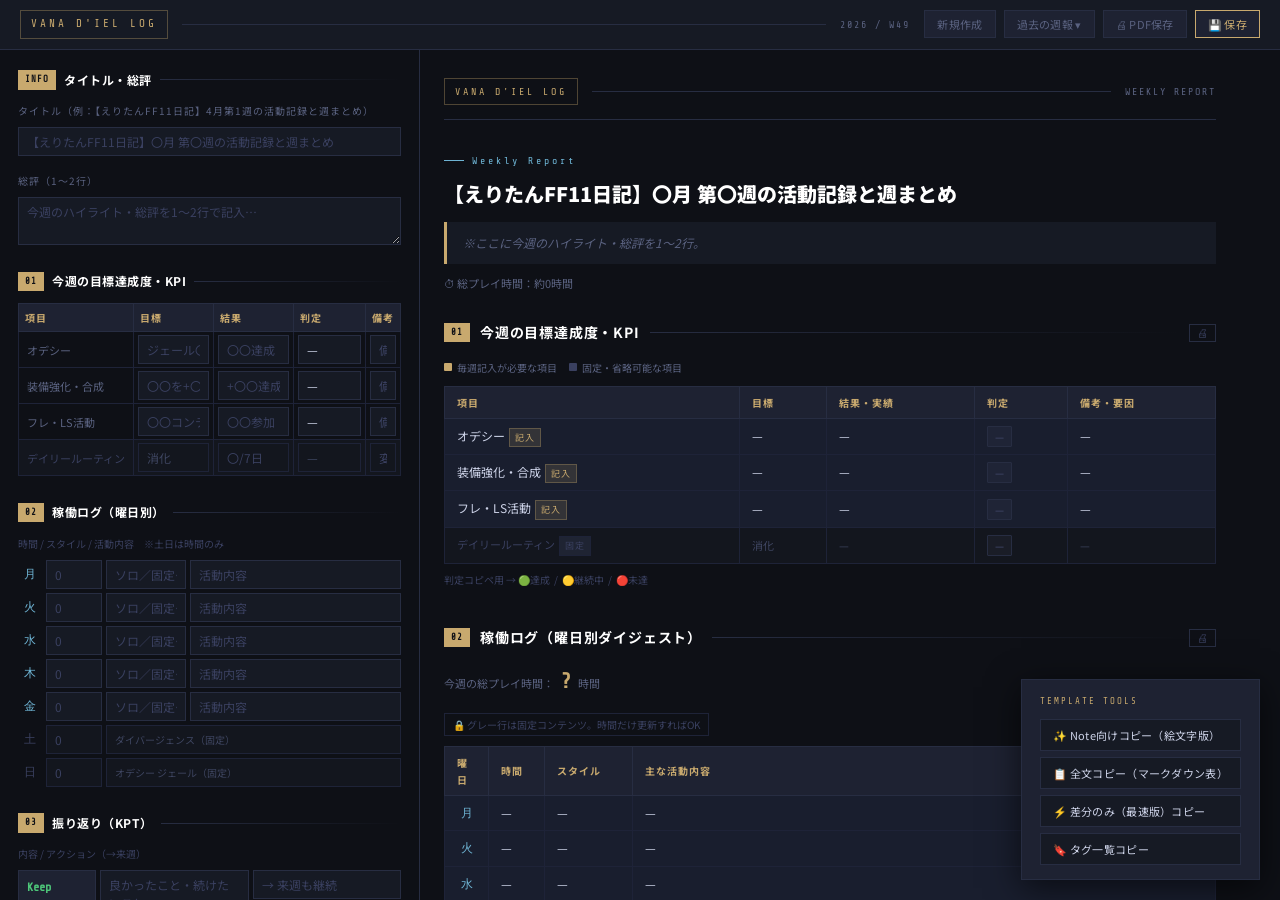
<file: ff11-weekly-tool/index.html>
<!DOCTYPE html>
<html lang="ja">
<head>
<meta charset="UTF-8">
<meta name="viewport" content="width=device-width, initial-scale=1.0">
<title>FF11 週報ツール</title>
<link rel="stylesheet" href="style.css">
</head>
<body>

<!-- ── ヘッダーバー ── -->
<header class="header-bar">
  <span class="header-logo">VANA D'IEL LOG</span>
  <div class="header-sep"></div>
  <span class="header-week" id="header-week">2026 / W??</span>
  <div class="header-actions">
    <button class="hdr-btn" id="btn-new">新規作成</button>
    <button class="hdr-btn" id="btn-history">過去の週報 ▾</button>
    <button class="hdr-btn" id="btn-pdf">🖨 PDF保存</button>
    <button class="hdr-btn primary" id="btn-save">💾 保存</button>
  </div>
</header>

<!-- ── スプリットレイアウト ── -->
<div class="split-layout">

  <!-- ── 左：入力フォーム ── -->
  <div class="form-panel" id="form-panel">

    <!-- タイトル・総評 -->
    <div class="form-sec">
      <div class="form-sec-hdr">
        <div class="form-sec-num">INFO</div>
        <div class="form-sec-title">タイトル・総評</div>
        <div class="form-sec-rule"></div>
      </div>
      <div class="form-title-area">
        <label>タイトル（例：【えりたんFF11日記】4月第1週の活動記録と週まとめ）</label>
        <input type="text" id="f-title" placeholder="【えりたんFF11日記】〇月 第〇週の活動記録と週まとめ">
        <label style="margin-top:8px;">総評（1〜2行）</label>
        <textarea id="f-summary" rows="2" placeholder="今週のハイライト・総評を1〜2行で記入…"></textarea>
      </div>
    </div>

    <!-- KPI -->
    <div class="form-sec">
      <div class="form-sec-hdr">
        <div class="form-sec-num">01</div>
        <div class="form-sec-title">今週の目標達成度・KPI</div>
        <div class="form-sec-rule"></div>
      </div>
      <table class="form-table">
        <thead>
          <tr>
            <th style="width:80px;">項目</th>
            <th style="width:80px;">目標</th>
            <th style="width:80px;">結果</th>
            <th style="width:72px;">判定</th>
            <th>備考</th>
          </tr>
        </thead>
        <tbody>
          <!-- 0: オデシー -->
          <tr>
            <td><span class="row-label">オデシー</span></td>
            <td><input type="text" id="f-kpi-goal-0" placeholder="ジェール〇層"></td>
            <td><input type="text" id="f-kpi-result-0" placeholder="〇〇達成"></td>
            <td>
              <select id="f-kpi-verdict-0">
                <option value="">—</option>
                <option value="ok">🟢達成</option>
                <option value="cont">🟡継続中</option>
                <option value="ng">🔴未達</option>
              </select>
            </td>
            <td><input type="text" id="f-kpi-note-0" placeholder="備考"></td>
          </tr>
          <!-- 1: 装備強化 -->
          <tr>
            <td><span class="row-label">装備強化・合成</span></td>
            <td><input type="text" id="f-kpi-goal-1" placeholder="〇〇を+〇〇まで"></td>
            <td><input type="text" id="f-kpi-result-1" placeholder="+〇〇達成"></td>
            <td>
              <select id="f-kpi-verdict-1">
                <option value="">—</option>
                <option value="ok">🟢達成</option>
                <option value="cont">🟡継続中</option>
                <option value="ng">🔴未達</option>
              </select>
            </td>
            <td><input type="text" id="f-kpi-note-1" placeholder="備考"></td>
          </tr>
          <!-- 2: LS活動 -->
          <tr>
            <td><span class="row-label">フレ・LS活動</span></td>
            <td><input type="text" id="f-kpi-goal-2" placeholder="〇〇コンテンツ同行"></td>
            <td><input type="text" id="f-kpi-result-2" placeholder="〇〇参加"></td>
            <td>
              <select id="f-kpi-verdict-2">
                <option value="">—</option>
                <option value="ok">🟢達成</option>
                <option value="cont">🟡継続中</option>
                <option value="ng">🔴未達</option>
              </select>
            </td>
            <td><input type="text" id="f-kpi-note-2" placeholder="備考"></td>
          </tr>
          <!-- 3: デイリー（固定行） -->
          <tr class="fix-row">
            <td><span class="row-label">デイリールーティン</span></td>
            <td><input type="text" id="f-kpi-goal-3" value="消化"></td>
            <td><input type="text" id="f-kpi-result-3" placeholder="〇/7日"></td>
            <td>
              <select id="f-kpi-verdict-3">
                <option value="">—</option>
                <option value="ok">🟢達成</option>
                <option value="cont">🟡継続中</option>
                <option value="ng">🔴未達</option>
              </select>
            </td>
            <td><input type="text" id="f-kpi-note-3" placeholder="変化ある時だけ"></td>
          </tr>
        </tbody>
      </table>
    </div>

    <!-- 稼働ログ -->
    <div class="form-sec">
      <div class="form-sec-hdr">
        <div class="form-sec-num">02</div>
        <div class="form-sec-title">稼働ログ（曜日別）</div>
        <div class="form-sec-rule"></div>
      </div>
      <div style="font-size:10px;color:var(--text-dim);margin-bottom:8px;">時間 / スタイル / 活動内容　※土日は時間のみ</div>

      <!-- 月 -->
      <div class="log-row">
        <span class="log-day">月</span>
        <input type="number" id="f-log-hours-0" placeholder="0" min="0" step="0.5">
        <input type="text"   id="f-log-style-0" placeholder="ソロ／固定…">
        <input type="text"   id="f-log-activity-0" placeholder="活動内容">
      </div>
      <!-- 火 -->
      <div class="log-row">
        <span class="log-day">火</span>
        <input type="number" id="f-log-hours-1" placeholder="0" min="0" step="0.5">
        <input type="text"   id="f-log-style-1" placeholder="ソロ／固定…">
        <input type="text"   id="f-log-activity-1" placeholder="活動内容">
      </div>
      <!-- 水 -->
      <div class="log-row">
        <span class="log-day">水</span>
        <input type="number" id="f-log-hours-2" placeholder="0" min="0" step="0.5">
        <input type="text"   id="f-log-style-2" placeholder="ソロ／固定…">
        <input type="text"   id="f-log-activity-2" placeholder="活動内容">
      </div>
      <!-- 木 -->
      <div class="log-row">
        <span class="log-day">木</span>
        <input type="number" id="f-log-hours-3" placeholder="0" min="0" step="0.5">
        <input type="text"   id="f-log-style-3" placeholder="ソロ／固定…">
        <input type="text"   id="f-log-activity-3" placeholder="活動内容">
      </div>
      <!-- 金 -->
      <div class="log-row">
        <span class="log-day">金</span>
        <input type="number" id="f-log-hours-4" placeholder="0" min="0" step="0.5">
        <input type="text"   id="f-log-style-4" placeholder="ソロ／固定…">
        <input type="text"   id="f-log-activity-4" placeholder="活動内容">
      </div>
      <!-- 土（固定） -->
      <div class="log-row fix-row">
        <span class="log-day" style="color:var(--text-dim);">土</span>
        <input type="number" id="f-log-hours-5" placeholder="0" min="0" step="0.5">
        <div class="log-fixed-label">ダイバージェンス（固定）</div>
      </div>
      <!-- 日（固定） -->
      <div class="log-row fix-row">
        <span class="log-day" style="color:var(--text-dim);">日</span>
        <input type="number" id="f-log-hours-6" placeholder="0" min="0" step="0.5">
        <div class="log-fixed-label">オデシー ジェール（固定）</div>
      </div>
    </div>

    <!-- KPT -->
    <div class="form-sec">
      <div class="form-sec-hdr">
        <div class="form-sec-num">03</div>
        <div class="form-sec-title">振り返り（KPT）</div>
        <div class="form-sec-rule"></div>
      </div>
      <div style="font-size:10px;color:var(--text-dim);margin-bottom:8px;">内容 / アクション（→来週）</div>

      <!-- Keep ×2 -->
      <div class="kpt-form-row">
        <div class="kpt-form-lbl"><span class="kpt-form-type k">Keep</span><span class="kpt-form-sub">良かった点①</span></div>
        <textarea id="f-kpt-content-0" rows="2" placeholder="良かったこと・続けたいこと…"></textarea>
        <input type="text" id="f-kpt-action-0" placeholder="→ 来週も継続">
      </div>
      <div class="kpt-form-row">
        <div class="kpt-form-lbl"><span class="kpt-form-type k">Keep</span><span class="kpt-form-sub">良かった点②</span></div>
        <textarea id="f-kpt-content-1" rows="2" placeholder="良かったこと・続けたいこと…"></textarea>
        <input type="text" id="f-kpt-action-1" placeholder="→ 来週も継続">
      </div>
      <!-- Problem ×2 -->
      <div class="kpt-form-row">
        <div class="kpt-form-lbl"><span class="kpt-form-type p">Problem</span><span class="kpt-form-sub">反省点①</span></div>
        <textarea id="f-kpt-content-2" rows="2" placeholder="反省・課題…"></textarea>
        <input type="text" id="f-kpt-action-2" placeholder="→ Tryへ">
      </div>
      <div class="kpt-form-row">
        <div class="kpt-form-lbl"><span class="kpt-form-type p">Problem</span><span class="kpt-form-sub">反省点②</span></div>
        <textarea id="f-kpt-content-3" rows="2" placeholder="反省・課題…"></textarea>
        <input type="text" id="f-kpt-action-3" placeholder="→ Tryへ">
      </div>
      <!-- Try ×2 -->
      <div class="kpt-form-row">
        <div class="kpt-form-lbl"><span class="kpt-form-type t">Try</span><span class="kpt-form-sub">来週試す①</span></div>
        <textarea id="f-kpt-content-4" rows="2" placeholder="来週試したいこと…"></textarea>
        <input type="text" id="f-kpt-action-4" placeholder="→ 目標に反映">
      </div>
      <div class="kpt-form-row">
        <div class="kpt-form-lbl"><span class="kpt-form-type t">Try</span><span class="kpt-form-sub">来週試す②</span></div>
        <textarea id="f-kpt-content-5" rows="2" placeholder="来週試したいこと…"></textarea>
        <input type="text" id="f-kpt-action-5" placeholder="→ 目標に反映">
      </div>
    </div>

    <!-- 来週の目標 -->
    <div class="form-sec">
      <div class="form-sec-hdr">
        <div class="form-sec-num">NEXT</div>
        <div class="form-sec-title">来週のメイン目標</div>
        <div class="form-sec-rule"></div>
      </div>
      <div class="goal-form-row"><input type="text" id="f-goal-0" placeholder="目標①（Tryから転記）"></div>
      <div class="goal-form-row"><input type="text" id="f-goal-1" placeholder="目標②"></div>
      <div class="goal-form-row"><input type="text" id="f-goal-2" placeholder="目標③"></div>
    </div>

  </div><!-- /form-panel -->

  <!-- ── 右：プレビュー（v2と同じ構造） ── -->
  <div class="preview-panel">
    <div class="preview-inner">

      <!-- ヘッダー -->
      <div class="hdr">
        <span class="hdr-logo">VANA D'IEL LOG</span>
        <div class="hdr-line"></div>
        <span class="hdr-week">WEEKLY REPORT</span>
      </div>

      <!-- タイトルエリア -->
      <div class="title-area">
        <div class="eyebrow">Weekly Report</div>
        <h1 class="main-title" id="pv-title">【えりたんFF11日記】〇月 第〇週の活動記録と週まとめ</h1>
        <div class="summary-box">
          <span id="pv-summary" class="dim">※ここに今週のハイライト・総評を1〜2行。</span>
        </div>
        <div class="meta-row" id="pv-meta-hours">
          <span>⏱ 総プレイ時間：約?時間</span>
        </div>
      </div>

      <!-- ① KPI -->
      <div class="sec sec-kpi">
        <div class="sec-hdr">
          <div class="sec-num">01</div>
          <div class="sec-title">今週の目標達成度・KPI</div>
          <div class="sec-rule"></div>
          <button class="sec-print-btn" data-section="kpi" title="このセクションをPDF保存">🖨</button>
        </div>
        <div class="legend">
          <div class="legend-item"><div class="dot-var"></div>毎週記入が必要な項目</div>
          <div class="legend-item"><div class="dot-fix"></div>固定・省略可能な項目</div>
        </div>
        <table>
          <thead>
            <tr>
              <th>項目</th><th>目標</th><th>結果・実績</th><th>判定</th><th>備考・要因</th>
            </tr>
          </thead>
          <tbody>
            <tr class="var">
              <td>オデシー<span class="diff-badge">記入</span></td>
              <td class="write" id="pv-kpi-goal-0">—</td>
              <td class="write" id="pv-kpi-result-0">—</td>
              <td><span class="bdg bdg-na" id="pv-kpi-verdict-0">—</span></td>
              <td class="write" id="pv-kpi-note-0">—</td>
            </tr>
            <tr class="var">
              <td>装備強化・合成<span class="diff-badge">記入</span></td>
              <td class="write" id="pv-kpi-goal-1">—</td>
              <td class="write" id="pv-kpi-result-1">—</td>
              <td><span class="bdg bdg-na" id="pv-kpi-verdict-1">—</span></td>
              <td class="write" id="pv-kpi-note-1">—</td>
            </tr>
            <tr class="var">
              <td>フレ・LS活動<span class="diff-badge">記入</span></td>
              <td class="write" id="pv-kpi-goal-2">—</td>
              <td class="write" id="pv-kpi-result-2">—</td>
              <td><span class="bdg bdg-na" id="pv-kpi-verdict-2">—</span></td>
              <td class="write" id="pv-kpi-note-2">—</td>
            </tr>
            <tr class="fix">
              <td class="fix-label">デイリールーティン<span class="fix-badge">固定</span></td>
              <td class="no-write" id="pv-kpi-goal-3">消化</td>
              <td class="no-write" id="pv-kpi-result-3">〇/7日</td>
              <td><span class="bdg bdg-na" id="pv-kpi-verdict-3">—</span></td>
              <td class="no-write" id="pv-kpi-note-3">変化ある時だけ記入</td>
            </tr>
          </tbody>
        </table>
        <div style="margin-top:7px;font-size:10px;color:var(--text-dim);">
          判定コピペ用 → 🟢達成 &nbsp;/&nbsp; 🟡継続中 &nbsp;/&nbsp; 🔴未達
        </div>
      </div>

      <!-- ② 稼働ログ -->
      <div class="sec sec-log">
        <div class="sec-hdr">
          <div class="sec-num">02</div>
          <div class="sec-title">稼働ログ（曜日別ダイジェスト）</div>
          <div class="sec-rule"></div>
          <button class="sec-print-btn" data-section="log" title="このセクションをPDF保存">🖨</button>
        </div>
        <div class="play-total">
          <span class="lbl">今週の総プレイ時間：</span>
          <span class="val" id="pv-total-hours">?</span>
          <span class="unit">時間</span>
        </div>
        <div class="fix-notice">🔒 グレー行は固定コンテンツ。時間だけ更新すればOK</div>
        <table>
          <thead>
            <tr>
              <th style="width:44px;">曜日</th>
              <th style="width:56px;">時間</th>
              <th style="width:88px;">スタイル</th>
              <th>主な活動内容</th>
            </tr>
          </thead>
          <tbody>
            <!-- 月〜金（変動） -->
            <tr class="var">
              <td style="text-align:center;font-family:'Share Tech Mono',monospace;color:var(--accent2);">月</td>
              <td class="write" id="pv-log-hours-0">—</td>
              <td id="pv-log-style-0"><span class="stag stag-solo">ソロ</span></td>
              <td class="write" id="pv-log-activity-0">—</td>
            </tr>
            <tr class="var">
              <td style="text-align:center;font-family:'Share Tech Mono',monospace;color:var(--accent2);">火</td>
              <td class="write" id="pv-log-hours-1">—</td>
              <td id="pv-log-style-1"><span class="stag stag-solo">ソロ</span></td>
              <td class="write" id="pv-log-activity-1">—</td>
            </tr>
            <tr class="var">
              <td style="text-align:center;font-family:'Share Tech Mono',monospace;color:var(--accent2);">水</td>
              <td class="write" id="pv-log-hours-2">—</td>
              <td id="pv-log-style-2"><span class="stag stag-solo">ソロ</span></td>
              <td class="write" id="pv-log-activity-2">—</td>
            </tr>
            <tr class="var">
              <td style="text-align:center;font-family:'Share Tech Mono',monospace;color:var(--accent2);">木</td>
              <td class="write" id="pv-log-hours-3">—</td>
              <td id="pv-log-style-3"><span class="stag stag-solo">ソロ</span></td>
              <td class="write" id="pv-log-activity-3">—</td>
            </tr>
            <tr class="var">
              <td style="text-align:center;font-family:'Share Tech Mono',monospace;color:var(--accent2);">金</td>
              <td class="write" id="pv-log-hours-4">—</td>
              <td id="pv-log-style-4"><span class="stag stag-solo">ソロ</span></td>
              <td class="write" id="pv-log-activity-4">—</td>
            </tr>
            <!-- 土・日（固定） -->
            <tr class="fix">
              <td style="text-align:center;font-family:'Share Tech Mono',monospace;">土</td>
              <td style="color:var(--text-muted);" id="pv-log-hours-5">—</td>
              <td><span class="stag stag-fix">固定</span></td>
              <td style="color:var(--text-dim);">ダイバージェンス<span class="fix-badge">固定</span></td>
            </tr>
            <tr class="fix">
              <td style="text-align:center;font-family:'Share Tech Mono',monospace;">日</td>
              <td style="color:var(--text-muted);" id="pv-log-hours-6">—</td>
              <td><span class="stag stag-fix">固定</span></td>
              <td style="color:var(--text-dim);">オデシー ジェール<span class="fix-badge">固定</span></td>
            </tr>
          </tbody>
        </table>
        <div style="margin-top:7px;font-size:10px;color:var(--text-dim);">スタイル例：ソロ / 固定 / 野良</div>
      </div>

      <!-- ③ KPT -->
      <div class="sec sec-kpt">
        <div class="sec-hdr">
          <div class="sec-num">03</div>
          <div class="sec-title">今週の振り返り（KPT）</div>
          <div class="sec-rule"></div>
          <button class="sec-print-btn" data-section="kpt" title="このセクションをPDF保存">🖨</button>
        </div>
        <div class="kpt-wrap">
          <!-- Keep ×2 -->
          <div class="kpt-row">
            <div class="kpt-lbl"><span class="kpt-type k">Keep</span><span class="kpt-sub">良かった点①</span></div>
            <div class="kpt-body dim" id="pv-kpt-body-0">〇〇（良かったこと）</div>
            <div class="kpt-act dim" id="pv-kpt-act-0"><span class="arr">→</span><span style="opacity:.4;font-style:italic;">来週も継続する施策</span></div>
          </div>
          <div class="kpt-row">
            <div class="kpt-lbl"><span class="kpt-type k">Keep</span><span class="kpt-sub">良かった点②</span></div>
            <div class="kpt-body dim" id="pv-kpt-body-1">〇〇（良かったこと）</div>
            <div class="kpt-act dim" id="pv-kpt-act-1"><span class="arr">→</span><span style="opacity:.4;font-style:italic;">来週も継続する施策</span></div>
          </div>
          <!-- Problem ×2 -->
          <div class="kpt-row">
            <div class="kpt-lbl"><span class="kpt-type p">Problem</span><span class="kpt-sub">反省点①</span></div>
            <div class="kpt-body dim" id="pv-kpt-body-2">〇〇（反省・課題）</div>
            <div class="kpt-act dim" id="pv-kpt-act-2"><span class="arr">→</span>Tryへ↓</div>
          </div>
          <div class="kpt-row">
            <div class="kpt-lbl"><span class="kpt-type p">Problem</span><span class="kpt-sub">反省点②</span></div>
            <div class="kpt-body dim" id="pv-kpt-body-3">〇〇（反省・課題）</div>
            <div class="kpt-act dim" id="pv-kpt-act-3"><span class="arr">→</span>Tryへ↓</div>
          </div>
          <!-- Try ×2 -->
          <div class="kpt-row">
            <div class="kpt-lbl"><span class="kpt-type t">Try</span><span class="kpt-sub">来週試す①</span></div>
            <div class="kpt-body dim" id="pv-kpt-body-4">〇〇（来週試したいこと）</div>
            <div class="kpt-act dim" id="pv-kpt-act-4"><span class="arr">→</span><span style="opacity:.4;font-style:italic;">目標設定に反映</span></div>
          </div>
          <div class="kpt-row">
            <div class="kpt-lbl"><span class="kpt-type t">Try</span><span class="kpt-sub">来週試す②</span></div>
            <div class="kpt-body dim" id="pv-kpt-body-5">〇〇（来週試したいこと）</div>
            <div class="kpt-act dim" id="pv-kpt-act-5"><span class="arr">→</span><span style="opacity:.4;font-style:italic;">目標設定に反映</span></div>
          </div>
        </div>

        <!-- 来週の目標 -->
        <div class="goal-box">
          <div class="goal-ttl">【来週のメイン目標】</div>
          <ul class="goal-list">
            <li class="dim" id="pv-goal-0">目標①</li>
            <li class="dim" id="pv-goal-1">目標②</li>
            <li class="dim" id="pv-goal-2">目標③</li>
          </ul>
        </div>
      </div>

      <!-- フッター -->
      <div class="art-footer">
        <div class="thanks">今週も遊んでくれた皆様、ありがとうございました。来週もよろしくお願いします！⚔️</div>
        <div class="tags">
          <span class="tag">#FF11</span>
          <span class="tag">#FFXI</span>
          <span class="tag">#ファイナルファンタジーXI</span>
          <span class="tag">#週報</span>
          <span class="tag">#オデシー</span>
          <span class="tag">#ソーティ</span>
          <span class="tag">#ヴァナディール</span>
          <span class="tag">#装備合成</span>
        </div>
      </div>

    </div><!-- /preview-inner -->
  </div><!-- /preview-panel -->

</div><!-- /split-layout -->

<!-- ── コピーパネル（右下固定） ── -->
<div class="copy-panel">
  <div class="cp-title">TEMPLATE TOOLS</div>
  <div class="cp-btns">
    <button class="cp-btn" id="cp-note">✨ Note向けコピー（絵文字版）</button>
    <button class="cp-btn" id="cp-full">📋 全文コピー（マークダウン表）</button>
    <button class="cp-btn" id="cp-diff">⚡ 差分のみ（最速版）コピー</button>
    <button class="cp-btn" id="cp-tags">🔖 タグ一覧コピー</button>
  </div>
</div>

<!-- ── 過去の週報モーダル ── -->
<div class="modal-overlay" id="modal-overlay">
  <div class="modal-box">
    <div class="modal-title">WEEKLY ARCHIVE</div>
    <div class="modal-list" id="modal-list"></div>
    <div class="modal-actions">
      <button class="modal-close-btn" id="modal-close">閉じる</button>
    </div>
  </div>
</div>

<script src="storage.js"></script>
<script src="generator.js"></script>
<script src="app.js"></script>
</body>
</html>
</file>
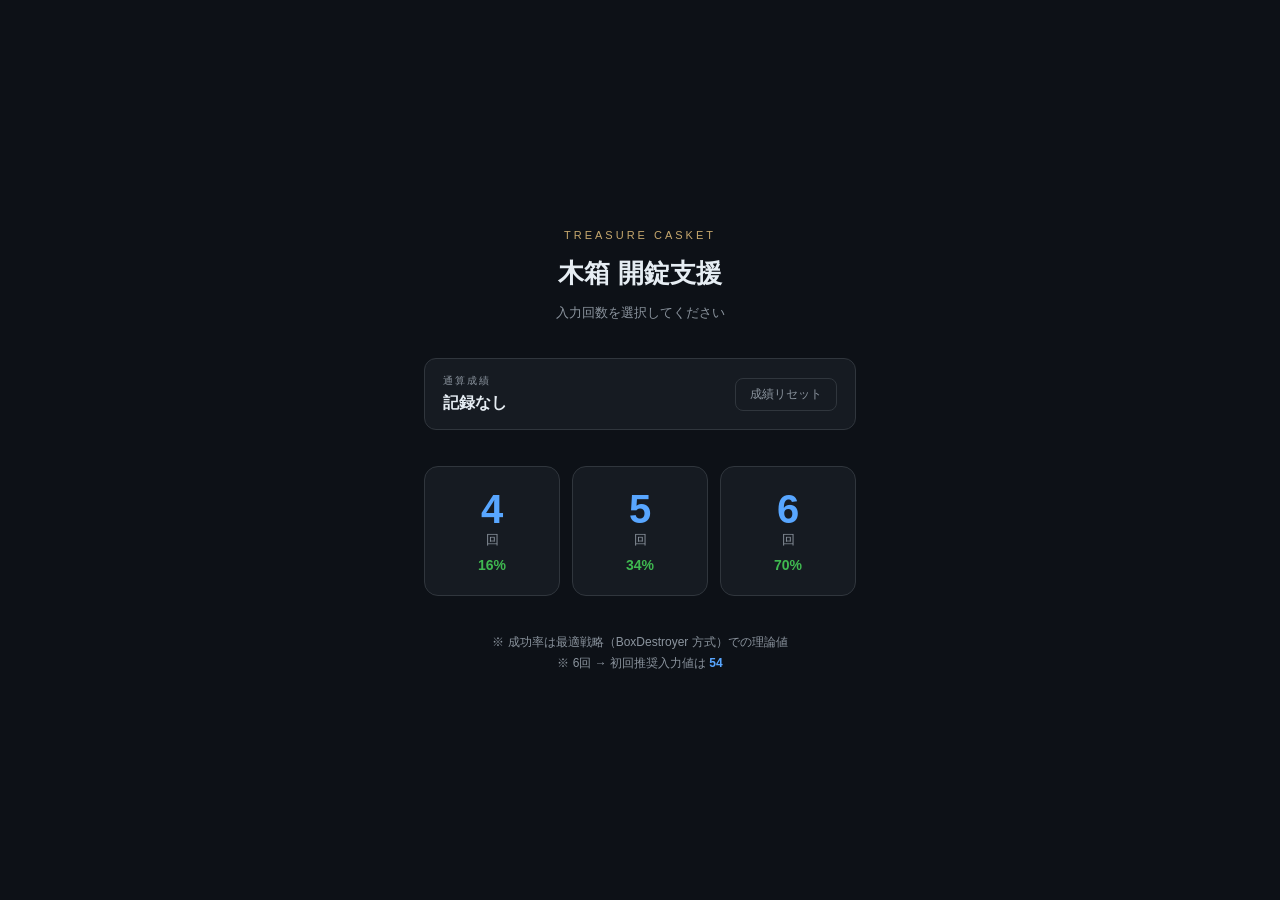
<file: TreasureCasket/index.html>
<!DOCTYPE html>
<html lang="ja">
<head>
  <meta charset="UTF-8">
  <meta name="viewport" content="width=device-width, initial-scale=1.0, viewport-fit=cover">
  <meta name="apple-mobile-web-app-capable" content="yes">
  <meta name="apple-mobile-web-app-status-bar-style" content="black-translucent">
  <meta name="apple-mobile-web-app-title" content="木箱開錠">
  <meta name="theme-color" content="#0d1117">
  <title>Treasure Casket 開錠支援</title>
  <style>
    :root {
      --bg:         #0d1117;
      --surface:    #161b22;
      --surface2:   #21262d;
      --border:     #30363d;
      --accent:     #c8a96e;
      --accent-dim: #9d7f4e;
      --blue:       #58a6ff;
      --success:    #3fb950;
      --warning:    #d29922;
      --danger:     #f85149;
      --text:       #e6edf3;
      --muted:      #8b949e;
    }

    *, *::before, *::after {
      box-sizing: border-box;
      margin: 0;
      padding: 0;
      -webkit-tap-highlight-color: transparent;
    }

    html, body {
      height: 100%;
      background: var(--bg);
      color: var(--text);
      font-family: -apple-system, BlinkMacSystemFont, 'Segoe UI', 'Helvetica Neue', sans-serif;
      font-size: 15px;
      line-height: 1.5;
    }

    body {
      display: flex;
      justify-content: center;
    }

    #app {
      width: 100%;
      max-width: 480px;
      min-height: 100vh;
      min-height: 100dvh;
      display: flex;
      flex-direction: column;
    }

    /* ===== SCREEN MANAGEMENT ===== */
    .screen {
      display: none;
      flex-direction: column;
      flex: 1;
    }
    .screen.active { display: flex; }

    /* ===== SETUP SCREEN ===== */
    #screen-setup {
      justify-content: center;
      align-items: center;
      gap: 36px;
      padding: 32px 24px;
      padding-bottom: calc(32px + env(safe-area-inset-bottom, 0));
    }

    .logo {
      text-align: center;
    }
    .logo-sub {
      font-size: 11px;
      letter-spacing: 3px;
      text-transform: uppercase;
      color: var(--accent);
      margin-bottom: 10px;
    }
    .logo-main {
      font-size: 26px;
      font-weight: 800;
      color: var(--text);
    }
    .logo-desc {
      font-size: 13px;
      color: var(--muted);
      margin-top: 10px;
    }

    .setup-buttons {
      display: flex;
      gap: 12px;
      width: 100%;
    }

    .setup-btn {
      flex: 1;
      background: var(--surface);
      border: 1px solid var(--border);
      border-radius: 14px;
      padding: 22px 10px;
      text-align: center;
      cursor: pointer;
      transition: border-color 0.15s, background 0.15s, transform 0.1s;
      color: var(--text);
    }
    .setup-btn:active {
      background: var(--surface2);
      border-color: var(--accent);
      transform: scale(0.97);
    }
    .setup-btn-num {
      font-size: 40px;
      font-weight: 900;
      color: var(--blue);
      line-height: 1;
    }
    .setup-btn-unit {
      font-size: 13px;
      color: var(--muted);
      margin-top: 2px;
    }
    .setup-btn-rate {
      font-size: 14px;
      font-weight: 700;
      color: var(--success);
      margin-top: 8px;
    }

    .setup-note {
      font-size: 12px;
      color: var(--muted);
      text-align: center;
      line-height: 1.7;
    }

    /* ===== MAIN SCREEN ===== */
    #screen-main {
      overflow-y: auto;
      padding: 12px 16px;
      padding-top: calc(12px + env(safe-area-inset-top, 0));
      padding-bottom: 0;
      gap: 0;
    }

    /* Status bar */
    .status-bar {
      display: flex;
      justify-content: space-around;
      align-items: center;
      padding: 10px 0 12px;
      border-bottom: 1px solid var(--border);
      flex-shrink: 0;
    }
    .stat-item { text-align: center; }
    .stat-val {
      font-size: 22px;
      font-weight: 800;
      color: var(--text);
      line-height: 1;
    }
    .stat-lbl {
      font-size: 10px;
      letter-spacing: 1px;
      text-transform: uppercase;
      color: var(--muted);
      margin-top: 3px;
    }
    .stat-sep {
      width: 1px;
      height: 40px;
      background: var(--border);
    }

    /* Progress bar */
    .rate-wrap {
      padding: 12px 0 10px;
      flex-shrink: 0;
    }
    .rate-header {
      display: flex;
      justify-content: space-between;
      font-size: 12px;
      color: var(--muted);
      margin-bottom: 5px;
    }
    .rate-header strong {
      color: var(--text);
      font-weight: 700;
    }
    .rate-bar-bg {
      height: 7px;
      background: var(--surface2);
      border-radius: 4px;
      overflow: hidden;
    }
    .rate-bar-fill {
      height: 100%;
      border-radius: 4px;
      transition: width 0.4s ease, background-color 0.4s ease;
    }

    /* Suggestion card */
    .suggest-card {
      background: var(--surface);
      border: 2px solid var(--accent);
      border-radius: 14px;
      padding: 14px 20px;
      text-align: center;
      flex-shrink: 0;
      margin-bottom: 12px;
      position: relative;
    }
    .suggest-lbl {
      font-size: 10px;
      letter-spacing: 2px;
      text-transform: uppercase;
      color: var(--muted);
      margin-bottom: 2px;
    }
    .suggest-val {
      font-size: 72px;
      font-weight: 900;
      color: var(--blue);
      line-height: 1;
      cursor: pointer;
      user-select: none;
    }
    .suggest-val:active { opacity: 0.75; }
    .suggest-sub {
      font-size: 12px;
      color: var(--muted);
      margin-top: 4px;
      min-height: 18px;
    }
    .copy-hint {
      position: absolute;
      top: 10px;
      right: 12px;
      font-size: 11px;
      color: var(--muted);
      pointer-events: none;
    }
    .copy-feedback {
      position: absolute;
      top: 10px;
      right: 12px;
      font-size: 11px;
      color: var(--success);
      pointer-events: none;
      opacity: 0;
      transition: opacity 0.3s;
    }
    .copy-feedback.show { opacity: 1; }

    /* Section title */
    .sec-title {
      font-size: 10px;
      letter-spacing: 2px;
      text-transform: uppercase;
      color: var(--muted);
      margin-bottom: 8px;
    }

    /* Candidate grid */
    .cand-section { flex-shrink: 0; margin-bottom: 12px; }
    .cand-grid {
      display: grid;
      grid-template-columns: repeat(10, 1fr);
      gap: 3px;
    }
    .c-tile {
      aspect-ratio: 1;
      display: flex;
      align-items: center;
      justify-content: center;
      border-radius: 4px;
      font-size: 11px;
      font-weight: 600;
      background: var(--surface2);
      color: var(--text);
      border: 1.5px solid transparent;
      user-select: none;
      transition: all 0.2s;
    }
    .c-tile.recommended {
      background: transparent;
      border-color: var(--accent);
      color: var(--accent);
      font-weight: 900;
    }
    .c-tile.excluded {
      background: transparent;
      border-color: transparent;
      color: var(--border);
      text-decoration: line-through;
      font-weight: 400;
    }
    /* 候補タイルをタップ可能に（通常ターン: 入力値変更 / 最終ターン: 確定） */
    .c-tile.selectable {
      cursor: pointer;
    }
    .c-tile.selectable:active {
      opacity: 0.6;
      transform: scale(0.88);
    }
    /* ユーザーが選択した入力値（青色） */
    .c-tile.user-selected {
      border-color: var(--accent-blue);
      color: var(--accent-blue);
      font-weight: 900;
    }

    /* Hint section */
    .hint-section { flex-shrink: 0; margin-bottom: 10px; }
    .hint-grid2 {
      display: grid;
      grid-template-columns: 1fr 1fr;
      gap: 8px;
      margin-bottom: 8px;
    }
    .hint-col { display: flex; flex-direction: column; gap: 8px; margin-bottom: 8px; }

    .hbtn {
      min-height: 54px;
      padding: 10px 12px;
      border-radius: 10px;
      background: var(--surface2);
      border: 1px solid var(--border);
      color: var(--text);
      font-size: 14px;
      cursor: pointer;
      transition: border-color 0.1s, background 0.1s, transform 0.1s;
      text-align: center;
      width: 100%;
      line-height: 1.4;
    }
    .hbtn:active {
      border-color: var(--accent);
      background: var(--surface);
      transform: scale(0.97);
    }
    .hbtn.gt-lt { font-size: 13px; }
    .hbtn.none-btn { color: var(--muted); font-size: 13px; min-height: 46px; }

    /* History */
    .hist-section { flex-shrink: 0; margin-bottom: 10px; }
    .hist-list { display: flex; flex-direction: column; gap: 6px; }
    .hist-item {
      background: var(--surface);
      border-radius: 8px;
      padding: 10px 12px;
      display: flex;
      align-items: center;
      gap: 8px;
      font-size: 13px;
    }
    .h-rnd  { font-size: 11px; color: var(--muted); min-width: 34px; }
    .h-inp  { font-weight: 800; color: var(--blue); min-width: 26px; }
    .h-arr  { color: var(--muted); }
    .h-hint { flex: 1; color: var(--text); font-size: 12px; }
    .h-cnt  { font-size: 11px; color: var(--muted); white-space: nowrap; }

    /* Footer */
    .main-footer {
      flex-shrink: 0;
      padding: 10px 0;
      padding-bottom: calc(10px + env(safe-area-inset-bottom, 0));
      position: sticky;
      bottom: 0;
      background: var(--bg);
      border-top: 1px solid var(--border);
    }
    .reset-btn {
      width: 100%;
      padding: 13px;
      border-radius: 10px;
      background: transparent;
      border: 1px solid var(--border);
      color: var(--muted);
      font-size: 14px;
      cursor: pointer;
      transition: border-color 0.1s, color 0.1s;
    }
    .reset-btn:active { border-color: var(--danger); color: var(--danger); }

    /* ===== BOTTOM SHEET MODAL ===== */
    .overlay {
      display: none;
      position: fixed;
      inset: 0;
      background: rgba(0,0,0,0.6);
      z-index: 200;
      align-items: flex-end;
      justify-content: center;
    }
    .overlay.open { display: flex; }

    .sheet {
      width: 100%;
      max-width: 480px;
      background: var(--surface);
      border-radius: 18px 18px 0 0;
      padding: 24px 20px;
      padding-bottom: calc(24px + env(safe-area-inset-bottom, 0));
      animation: slideUp 0.22s ease-out;
    }
    @keyframes slideUp {
      from { transform: translateY(100%); }
      to   { transform: translateY(0); }
    }

    .sheet-header {
      display: flex;
      justify-content: space-between;
      align-items: center;
      margin-bottom: 20px;
    }
    .sheet-title { font-size: 17px; font-weight: 700; }
    .sheet-close {
      width: 30px; height: 30px;
      border-radius: 50%;
      background: var(--surface2);
      border: none;
      color: var(--muted);
      font-size: 18px;
      cursor: pointer;
      display: flex;
      align-items: center;
      justify-content: center;
      line-height: 1;
    }

    .sheet-label {
      font-size: 13px;
      color: var(--muted);
      margin-bottom: 8px;
    }
    .sheet-input {
      width: 100%;
      background: var(--surface2);
      border: 1px solid var(--border);
      border-radius: 10px;
      padding: 14px;
      color: var(--text);
      font-size: 24px;
      font-weight: 700;
      text-align: center;
      margin-bottom: 16px;
      outline: none;
      transition: border-color 0.15s;
    }
    .sheet-input:focus { border-color: var(--accent); }
    .sheet-input::placeholder { color: var(--border); font-weight: 400; font-size: 16px; }

    .digit-pad {
      display: grid;
      grid-template-columns: repeat(5, 1fr);
      gap: 8px;
      margin-bottom: 20px;
    }
    .dp-btn {
      aspect-ratio: 1;
      border-radius: 10px;
      background: var(--surface2);
      border: 1.5px solid var(--border);
      color: var(--text);
      font-size: 20px;
      font-weight: 700;
      cursor: pointer;
      display: flex;
      align-items: center;
      justify-content: center;
      transition: all 0.1s;
      user-select: none;
    }
    .dp-btn.sel {
      background: var(--accent);
      border-color: var(--accent);
      color: #000;
    }
    .dp-btn:active { transform: scale(0.9); }

    .confirm-btn {
      width: 100%;
      padding: 16px;
      border-radius: 12px;
      background: var(--accent);
      border: none;
      color: #000;
      font-size: 16px;
      font-weight: 800;
      cursor: pointer;
      transition: opacity 0.15s;
    }
    .confirm-btn:disabled { opacity: 0.35; cursor: not-allowed; }
    .confirm-btn:active:not(:disabled) { opacity: 0.8; }

    /* ===== SUCCESS SCREEN ===== */
    #screen-success {
      justify-content: center;
      align-items: center;
      gap: 24px;
      text-align: center;
      padding: 32px 24px;
    }
    .result-badge {
      font-size: 20px;
      font-weight: 700;
      padding: 8px 20px;
      border-radius: 20px;
    }
    .badge-success { background: rgba(63,185,80,0.15); color: var(--success); border: 1px solid var(--success); }
    .badge-fail    { background: rgba(248,81,73,0.15);  color: var(--danger);  border: 1px solid var(--danger); }

    .answer-card {
      background: var(--surface);
      border: 2px solid var(--success);
      border-radius: 18px;
      padding: 24px 56px;
    }
    .answer-lbl {
      font-size: 11px;
      letter-spacing: 2px;
      text-transform: uppercase;
      color: var(--muted);
    }
    .answer-val {
      font-size: 88px;
      font-weight: 900;
      color: var(--accent);
      line-height: 1;
    }

    .result-sub { font-size: 14px; color: var(--muted); }

    /* ===== FAIL SCREEN ===== */
    #screen-fail {
      justify-content: center;
      align-items: center;
      gap: 20px;
      text-align: center;
      padding: 32px 24px;
      padding-bottom: calc(32px + env(safe-area-inset-bottom, 0px));
    }
    .fail-grid {
      display: flex;
      flex-wrap: wrap;
      gap: 8px;
      justify-content: center;
      max-width: 320px;
      max-height: 180px;
      overflow-y: auto;
      -webkit-overflow-scrolling: touch;
    }
    .fail-tile {
      background: var(--surface2);
      border-radius: 8px;
      padding: 10px 14px;
      font-size: 20px;
      font-weight: 700;
      color: var(--text);
      min-width: 52px;
    }

    .restart-btn {
      padding: 14px 40px;
      border-radius: 12px;
      background: var(--surface2);
      touch-action: manipulation;
      border: 1px solid var(--border);
      color: var(--text);
      font-size: 15px;
      font-weight: 600;
      cursor: pointer;
      transition: border-color 0.1s;
    }
    .restart-btn:active { border-color: var(--accent); }

    /* ===== STATS CARD (SETUP) ===== */
    .stats-card {
      width: 100%;
      background: var(--surface);
      border: 1px solid var(--border);
      border-radius: 12px;
      padding: 14px 18px;
      display: flex;
      align-items: center;
      justify-content: space-between;
      gap: 12px;
    }
    .stats-left { display: flex; flex-direction: column; gap: 3px; }
    .stats-label {
      font-size: 10px;
      letter-spacing: 2px;
      text-transform: uppercase;
      color: var(--muted);
    }
    .stats-text {
      font-size: 16px;
      font-weight: 700;
      color: var(--text);
    }
    .stats-clear {
      flex-shrink: 0;
      padding: 7px 14px;
      border-radius: 8px;
      background: transparent;
      border: 1px solid var(--border);
      color: var(--muted);
      font-size: 12px;
      cursor: pointer;
      transition: border-color 0.1s, color 0.1s;
      white-space: nowrap;
    }
    .stats-clear:active { border-color: var(--danger); color: var(--danger); }

    /* ===== RECORD BUTTONS (SUCCESS / FAIL) ===== */
    .record-q {
      font-size: 14px;
      color: var(--muted);
    }
    .record-row {
      display: flex;
      gap: 12px;
      width: 100%;
      max-width: 320px;
    }
    .rec-btn {
      flex: 1;
      padding: 16px 10px;
      border-radius: 12px;
      touch-action: manipulation;
      border: none;
      font-size: 15px;
      font-weight: 700;
      cursor: pointer;
      transition: opacity 0.1s, transform 0.1s;
    }
    .rec-btn:active { opacity: 0.8; transform: scale(0.97); }
    .rec-btn.win  { background: var(--success); color: #000; }
    .rec-btn.loss { background: var(--danger);  color: #fff; }
  </style>
</head>
<body>
<div id="app">

  <!-- ========== SETUP ========== -->
  <div id="screen-setup" class="screen active">
    <div class="logo">
      <div class="logo-sub">Treasure Casket</div>
      <div class="logo-main">木箱 開錠支援</div>
      <div class="logo-desc">入力回数を選択してください</div>
    </div>

    <div class="stats-card">
      <div class="stats-left">
        <div class="stats-label">通算成績</div>
        <div class="stats-text" id="stats-text">記録なし</div>
      </div>
      <button class="stats-clear" onclick="clearStats()">成績リセット</button>
    </div>

    <div class="setup-buttons">
      <button class="setup-btn" onclick="initGame(4)">
        <div class="setup-btn-num">4</div>
        <div class="setup-btn-unit">回</div>
        <div class="setup-btn-rate">16%</div>
      </button>
      <button class="setup-btn" onclick="initGame(5)">
        <div class="setup-btn-num">5</div>
        <div class="setup-btn-unit">回</div>
        <div class="setup-btn-rate">34%</div>
      </button>
      <button class="setup-btn" onclick="initGame(6)">
        <div class="setup-btn-num">6</div>
        <div class="setup-btn-unit">回</div>
        <div class="setup-btn-rate">70%</div>
      </button>
    </div>

    <div class="setup-note">
      ※ 成功率は最適戦略（BoxDestroyer 方式）での理論値<br>
      ※ 6回 → 初回推奨入力値は <strong style="color:var(--blue)">54</strong>
    </div>
  </div>

  <!-- ========== MAIN ========== -->
  <div id="screen-main" class="screen">

    <!-- ステータスバー -->
    <div class="status-bar">
      <div class="stat-item">
        <div class="stat-val" id="s-attempts">-</div>
        <div class="stat-lbl">残り回数</div>
      </div>
      <div class="stat-sep"></div>
      <div class="stat-item">
        <div class="stat-val" id="s-cands">90</div>
        <div class="stat-lbl">残り候補</div>
      </div>
      <div class="stat-sep"></div>
      <div class="stat-item">
        <div class="stat-val" id="s-worst">-</div>
        <div class="stat-lbl">最悪残り</div>
      </div>
    </div>

    <!-- 成功率バー -->
    <div class="rate-wrap">
      <div class="rate-header">
        <span>成功率</span>
        <strong id="s-rate">-</strong>
      </div>
      <div class="rate-bar-bg">
        <div class="rate-bar-fill" id="rate-fill" style="width:0%"></div>
      </div>
    </div>

    <!-- 推奨値カード -->
    <div class="suggest-card">
      <div class="suggest-lbl">次に入力する数字</div>
      <div class="suggest-val" id="next-val" onclick="onGuessClick()" title="タップでコピー">--</div>
      <div class="copy-hint" id="copy-hint-lbl">タップでコピー</div>
      <div class="copy-feedback" id="copy-fb">コピーしました</div>
      <div class="suggest-sub" id="next-sub"></div>
    </div>

    <!-- 候補グリッド -->
    <div class="cand-section">
      <div class="sec-title" id="cand-title">候補一覧</div>
      <div class="cand-grid" id="cand-grid"></div>
    </div>

    <!-- ヒント選択 -->
    <div class="hint-section">
      <div class="sec-title">ヒントを選択（入力後）</div>

      <div class="hint-grid2">
        <button class="hbtn gt-lt" onclick="applyImmediate('greater')">
          ○○より<br><strong>大きい</strong>
        </button>
        <button class="hbtn gt-lt" onclick="applyImmediate('less')">
          ○○より<br><strong>小さい</strong>
        </button>
      </div>

      <div class="hint-col">
        <button class="hbtn" onclick="openSheet('range')">
          ○○より大きく &nbsp;××より小さい<br>
          <small style="color:var(--muted)">（範囲指定 — 数値を手入力）</small>
        </button>
      </div>

      <div class="hint-grid2">
        <button class="hbtn gt-lt" onclick="applyImmediate('second_even')">1の位<br><strong>偶数</strong></button>
        <button class="hbtn gt-lt" onclick="applyImmediate('second_odd')">1の位<br><strong>奇数</strong></button>
      </div>
      <div class="hint-grid2" style="margin-bottom:8px">
        <button class="hbtn gt-lt" onclick="applyImmediate('first_even')">10の位<br><strong>偶数</strong></button>
        <button class="hbtn gt-lt" onclick="applyImmediate('first_odd')">10の位<br><strong>奇数</strong></button>
      </div>

      <div class="hint-col">
        <button class="hbtn" onclick="openSheet('equal')">
          1の位か10の位の <strong>どちらかが X</strong>
        </button>
        <button class="hbtn" onclick="openSheet('second_multiple')">
          1の位が <strong>X, Y, Z のどれか</strong>
        </button>
        <button class="hbtn" onclick="openSheet('first_multiple')">
          10の位が <strong>X, Y, Z のどれか</strong>
        </button>
        <button class="hbtn none-btn" onclick="applyImmediate('none')">
          何も分からなかった
        </button>
      </div>
    </div>

    <!-- 入力履歴 -->
    <div class="hist-section" id="hist-section" style="display:none">
      <div class="sec-title">入力履歴</div>
      <div class="hist-list" id="hist-list"></div>
    </div>

    <!-- フッター -->
    <div class="main-footer">
      <button class="reset-btn" onclick="goSetup()">リセット</button>
    </div>

  </div><!-- /screen-main -->

  <!-- ========== SUCCESS ========== -->
  <div id="screen-success" class="screen">
    <div class="result-badge badge-success">解錠できます！</div>
    <div class="answer-card">
      <div class="answer-lbl">答え</div>
      <div class="answer-val" id="ans-val">--</div>
    </div>
    <div class="result-sub" id="ans-sub"></div>
    <div class="record-q">実際に開錠できましたか？</div>
    <div class="record-row">
      <button type="button" class="rec-btn win"  onclick="recordWin()">開錠成功！</button>
      <button type="button" class="rec-btn loss" onclick="recordLoss()">失敗した</button>
    </div>
    <button type="button" class="restart-btn" onclick="goSetup()">記録せずに戻る</button>
  </div>

  <!-- ========== FAIL ========== -->
  <div id="screen-fail" class="screen">
    <div class="result-badge badge-fail" id="fail-badge">残念...</div>
    <div class="result-sub" id="fail-sub"></div>
    <div class="fail-grid" id="fail-grid"></div>
    <div class="record-q">実際に開錠できましたか？</div>
    <div class="record-row">
      <button type="button" class="rec-btn win"  onclick="recordWin()">開錠成功！</button>
      <button type="button" class="rec-btn loss" onclick="recordLoss()">失敗した</button>
    </div>
    <button type="button" class="restart-btn" onclick="goSetup()">記録せずに戻る</button>
  </div>

</div><!-- /app -->

<!-- ========== BOTTOM SHEET ========== -->
<div class="overlay" id="overlay" onclick="onOverlayClick(event)">
  <div class="sheet" id="sheet"><!-- JS で注入 --></div>
</div>

<script>
// ===================================================
// STATE
// ===================================================
const ALL = Array.from({length: 90}, (_, i) => i + 10); // [10..99]

const S = {
  maxAttempts:  6,
  attemptsLeft: 6,
  candidates:   [],
  excluded:     new Set(),
  history:      [],
  nextGuess:    null,
  inputValue:   null,  // null=推奨値を使う / 数値=ユーザー指定
};

// ===================================================
// ALGORITHM  (BoxDestroyer 方式)
// ===================================================
function getNextGuess(arr) {
  if (!arr.length) return null;
  return arr[Math.ceil(arr.length / 2) - 1];
}

function calcRate(att, N) {
  if (N <= 0) return 0;
  if (N === 1) return 100;
  return Math.min(100, Math.floor(100 * (Math.pow(2, att) - 1) / N));
}

function calcWorst(att, N) {
  if (att <= 0) return N;
  return Math.floor(N / Math.pow(2, att - 1));
}

// ===================================================
// FILTERS
// ===================================================
const F = {
  greater:         (c, p) => c.filter(n => n > p.val),
  less:            (c, p) => c.filter(n => n < p.val),
  range:           (c, p) => c.filter(n => n > p.lo && n < p.hi),
  second_even:     (c)    => c.filter(n => (n % 10) % 2 === 0),
  second_odd:      (c)    => c.filter(n => (n % 10) % 2 !== 0),
  first_even:      (c)    => c.filter(n => Math.floor(n / 10) % 2 === 0),
  first_odd:       (c)    => c.filter(n => Math.floor(n / 10) % 2 !== 0),
  equal:           (c, p) => c.filter(n => (n % 10) === p.x || Math.floor(n / 10) === p.x),
  second_multiple: (c, p) => c.filter(n => p.xs.includes(n % 10)),
  first_multiple:  (c, p) => c.filter(n => p.xs.includes(Math.floor(n / 10))),
  none:            (c)    => [...c],
};

// ===================================================
// GAME LOGIC
// ===================================================
function initGame(max) {
  S.maxAttempts  = max;
  S.attemptsLeft = max;
  S.candidates   = [...ALL];
  S.excluded     = new Set();
  S.history      = [];
  S.nextGuess    = getNextGuess(S.candidates);
  S.inputValue   = null;
  showScreen('main');
  render();
}

function applyImmediate(type) {
  // inputValue が設定されていればそちらを使う（バグ修正: 従来は常に nextGuess を使用）
  applyHint(type, { val: S.inputValue ?? S.nextGuess });
}

function applyHint(type, params) {
  const before    = S.candidates.length;
  const actualInput = S.inputValue ?? S.nextGuess; // 実際に入力した値を記録
  const filter    = F[type];
  const newCands  = filter(S.candidates, params);
  const after     = newCands.length;

  // 除外セット更新
  S.candidates.forEach(n => { if (!newCands.includes(n)) S.excluded.add(n); });

  S.history.push({
    n:        S.history.length + 1,
    input:    actualInput,
    type,
    params,
    before,
    after,
  });

  S.candidates   = newCands;
  S.attemptsLeft = S.attemptsLeft - 1;
  S.nextGuess    = getNextGuess(S.candidates);
  S.inputValue   = null; // 次ターンは推奨値に戻す

  closeSheet();

  if (S.candidates.length === 1) {
    doSuccess();
  } else if (S.candidates.length === 0) {
    // 全除外（ヒント矛盾）→ 失敗として扱う
    document.getElementById('fail-sub').textContent = 'ヒントが矛盾しています。リセットして下さい。';
    document.getElementById('fail-grid').innerHTML = '';
    showScreen('fail');
  } else if (S.attemptsLeft <= 0) {
    doFail();
  } else {
    render();
  }
}

function doSuccess() {
  const ans = S.candidates[0];
  document.getElementById('ans-val').textContent = ans;
  document.getElementById('ans-sub').textContent =
    `${S.history.length} 回のヒントで絞り込み完了！`;
  showScreen('success');
}

function doFail() {
  const N = S.candidates.length;
  document.getElementById('fail-badge').textContent = '残念...';
  document.getElementById('fail-sub').textContent   = `残り候補が ${N} 個あります`;
  document.getElementById('fail-grid').innerHTML    =
    S.candidates.map(n => `<span class="fail-tile">${n}</span>`).join('');
  showScreen('fail');
}

function goSetup() {
  renderSetupStats();
  showScreen('setup');
}

// ===================================================
// STATS  (localStorage 永続化)
// ===================================================
function loadStats() {
  return JSON.parse(localStorage.getItem('casket_stats') || '{"wins":0,"losses":0}');
}
function saveStats(s) {
  localStorage.setItem('casket_stats', JSON.stringify(s));
}
function recordWin() {
  const s = loadStats(); s.wins++;
  saveStats(s); renderSetupStats(); showScreen('setup');
}
function recordLoss() {
  const s = loadStats(); s.losses++;
  saveStats(s); renderSetupStats(); showScreen('setup');
}
function clearStats() {
  if (!confirm('通算成績をリセットしますか？')) return;
  saveStats({ wins: 0, losses: 0 });
  renderSetupStats();
}
function renderSetupStats() {
  const { wins, losses } = loadStats();
  const total = wins + losses;
  const el = document.getElementById('stats-text');
  if (!total) { el.textContent = '記録なし'; el.style.color = ''; return; }
  const rate = Math.round(wins / total * 100);
  el.textContent = `${wins}勝 ${losses}敗 / ${total}回 (${rate}%)`;
  el.style.color = rate >= 50 ? 'var(--success)' : 'var(--danger)';
}

// ===================================================
// RENDER
// ===================================================
function render() {
  const N   = S.candidates.length;
  const att = S.attemptsLeft;
  const rate  = calcRate(att, N);
  const worst = calcWorst(att, N);

  document.getElementById('s-attempts').textContent = att;
  document.getElementById('s-cands').textContent    = N;
  document.getElementById('s-worst').textContent    = worst;
  document.getElementById('s-rate').textContent     = rate + '%';
  // 表示値: ユーザー指定 > 推奨値
  const isOverridden = S.inputValue !== null;
  const displayVal   = S.inputValue ?? S.nextGuess;
  document.getElementById('next-val').textContent = displayVal ?? '--';

  // サブテキスト
  const sub = document.getElementById('next-sub');
  if (N === 1) {
    sub.textContent  = '← これが答えです！';
    sub.style.color  = 'var(--success)';
  } else if (att === 1) {
    sub.textContent  = '最後のチャンス！';
    sub.style.color  = 'var(--warning)';
  } else if (isOverridden) {
    sub.textContent  = `推奨: ${S.nextGuess}`;
    sub.style.color  = 'var(--muted)';
  } else {
    sub.textContent  = '';
    sub.style.color  = '';
  }

  // カードラベルと候補一覧タイトル
  document.getElementById('copy-hint-lbl').textContent =
    att === 1       ? 'タップで確定'  :
    isOverridden    ? '変更済み（タップでコピー）' : 'タップでコピー';
  document.getElementById('cand-title').textContent =
    att === 1 ? '候補一覧（タップして確定）' :
    att > 1   ? '候補一覧（タップして変更）' : '候補一覧';

  // 成功率バー
  const fill = document.getElementById('rate-fill');
  fill.style.width = rate + '%';
  if      (rate >= 67) fill.style.backgroundColor = 'var(--success)';
  else if (rate >= 34) fill.style.backgroundColor = 'var(--warning)';
  else                 fill.style.backgroundColor = 'var(--danger)';

  renderGrid();
  renderHistory();
}

function renderGrid() {
  const att = S.attemptsLeft;
  document.getElementById('cand-grid').innerHTML = ALL.map(n => {
    const isRec  = n === S.nextGuess;
    const isSel  = n === S.inputValue;  // ユーザーが選択した数値
    const isExc  = S.excluded.has(n);
    let cls, onclick = '';
    if (isExc) {
      cls = 'c-tile excluded';
    } else if (att === 1) {
      // 最後のチャンス: タップで確定
      cls = isRec ? 'c-tile recommended selectable' : 'c-tile selectable';
      onclick = ` onclick="confirmFinalAttempt(${n})"`;
    } else {
      // 通常ターン: タップで入力値を変更
      if (isSel)       cls = 'c-tile user-selected selectable';
      else if (isRec)  cls = 'c-tile recommended selectable';
      else             cls = 'c-tile selectable';
      onclick = ` onclick="setInputValue(${n})"`;
    }
    return `<div class="${cls}"${onclick}>${n}</div>`;
  }).join('');
}

function renderHistory() {
  const sec  = document.getElementById('hist-section');
  const list = document.getElementById('hist-list');
  if (!S.history.length) { sec.style.display = 'none'; return; }
  sec.style.display = 'block';
  list.innerHTML = S.history.map(h =>
    `<div class="hist-item">
      <span class="h-rnd">${h.n}回目</span>
      <span class="h-inp">${h.input}</span>
      <span class="h-arr">→</span>
      <span class="h-hint">${fmtHint(h.type, h.params)}</span>
      <span class="h-cnt">${h.before}→${h.after}</span>
    </div>`
  ).join('');
}

function fmtHint(type, p) {
  switch (type) {
    case 'greater':         return `${p.val}より大きい`;
    case 'less':            return `${p.val}より小さい`;
    case 'range':           return `${p.lo} ＜ 正解 ＜ ${p.hi}`;
    case 'second_even':     return '1の位が偶数';
    case 'second_odd':      return '1の位が奇数';
    case 'first_even':      return '10の位が偶数';
    case 'first_odd':       return '10の位が奇数';
    case 'equal':           return `どちらかの桁が ${p.x}`;
    case 'second_multiple': return `1の位が ${p.xs.join('/')}`;
    case 'first_multiple':  return `10の位が ${p.xs.join('/')}`;
    case 'none':            return '何も分からなかった';
    case 'final':           return '最終入力';
    default:                return type;
  }
}

// ===================================================
// INPUT VALUE SELECTION
// ===================================================
function setInputValue(val) {
  // 推奨値と同じタイルを再タップしたら選択解除
  if (val === S.nextGuess || val === S.inputValue) {
    S.inputValue = null;
  } else {
    S.inputValue = val;
  }
  render();
}

// ===================================================
// COPY GUESS
// ===================================================
function onGuessClick() {
  if (S.attemptsLeft === 1) {
    confirmFinalAttempt(S.inputValue ?? S.nextGuess);
  } else {
    copyGuess();
  }
}

function confirmFinalAttempt(val) {
  closeSheet(); // overlay 残留を防ぐ
  const N = S.candidates.length;

  // 履歴に最終入力として記録
  S.history.push({
    n:      S.history.length + 1,
    input:  val,
    type:   'final',
    params: {},
    before: N,
    after:  N,
  });
  S.attemptsLeft = 0;

  // FAIL 画面を「最終確認」モードで表示
  document.getElementById('fail-badge').textContent = '最後の入力';
  document.getElementById('fail-sub').textContent   = `${val} を入力しました — 結果を記録してください`;
  document.getElementById('fail-grid').innerHTML    =
    S.candidates.map(n => `<span class="fail-tile">${n}</span>`).join('');
  showScreen('fail');
}

function copyGuess() {
  const copyVal = S.inputValue ?? S.nextGuess;
  if (!copyVal) return;
  navigator.clipboard?.writeText(String(copyVal)).catch(() => {});
  const fb = document.getElementById('copy-fb');
  fb.classList.add('show');
  setTimeout(() => fb.classList.remove('show'), 1200);
}

// ===================================================
// SCREEN
// ===================================================
function showScreen(id) {
  document.querySelectorAll('.screen').forEach(s => s.classList.remove('active'));
  document.getElementById('screen-' + id).classList.add('active');
  if (id === 'main') {
    const el = document.getElementById('screen-main');
    el.scrollTop = 0;
  }
}

// ===================================================
// BOTTOM SHEET (MODAL)
// ===================================================
let _sheetType  = null;
let _equalSel   = null;
let _multiSel   = [];

function openSheet(type) {
  _sheetType = type;
  _equalSel  = null;
  _multiSel  = [];
  document.getElementById('sheet').innerHTML = buildSheet(type);
  document.getElementById('overlay').classList.add('open');
}

function closeSheet() {
  _sheetType = null;
  document.getElementById('overlay').classList.remove('open');
}

function onOverlayClick(e) {
  if (e.target === document.getElementById('overlay')) closeSheet();
}

function buildSheet(type) {
  switch (type) {

    // ── 範囲指定 ──
    case 'range':
      return `
        <div class="sheet-header">
          <span class="sheet-title">範囲を入力</span>
          <button class="sheet-close" onclick="closeSheet()">×</button>
        </div>
        <div class="sheet-label">○○より大きく（下限を入力）</div>
        <input type="number" class="sheet-input" id="r-lo"
               min="9" max="98" placeholder="例: 30" inputmode="numeric">
        <div class="sheet-label">××より小さい（上限を入力）</div>
        <input type="number" class="sheet-input" id="r-hi"
               min="11" max="100" placeholder="例: 60" inputmode="numeric">
        <button class="confirm-btn" onclick="confirmRange()">確定</button>
      `;

    // ── どちらかの桁が X ──
    case 'equal':
      return `
        <div class="sheet-header">
          <span class="sheet-title">どちらかの桁が X</span>
          <button class="sheet-close" onclick="closeSheet()">×</button>
        </div>
        <div class="sheet-label">X の値を選択</div>
        <div class="digit-pad" id="eq-pad">
          ${[0,1,2,3,4,5,6,7,8,9].map(d =>
            `<button class="dp-btn" onclick="selEqual(${d}, this)">${d}</button>`
          ).join('')}
        </div>
        <button class="confirm-btn" id="eq-ok" disabled onclick="confirmEqual()">確定</button>
      `;

    // ── 1の位が X,Y,Z ──
    case 'second_multiple':
      return `
        <div class="sheet-header">
          <span class="sheet-title">1の位が X, Y, Z のどれか</span>
          <button class="sheet-close" onclick="closeSheet()">×</button>
        </div>
        <div class="sheet-label">値を複数タップして選択</div>
        <div class="digit-pad" id="ml-pad">
          ${[0,1,2,3,4,5,6,7,8,9].map(d =>
            `<button class="dp-btn" onclick="togMulti(${d}, this)">${d}</button>`
          ).join('')}
        </div>
        <button class="confirm-btn" id="ml-ok" disabled onclick="confirmMulti()">確定</button>
      `;

    // ── 10の位が X,Y,Z ──
    case 'first_multiple':
      return `
        <div class="sheet-header">
          <span class="sheet-title">10の位が X, Y, Z のどれか</span>
          <button class="sheet-close" onclick="closeSheet()">×</button>
        </div>
        <div class="sheet-label">値を複数タップして選択</div>
        <div class="digit-pad" id="ml-pad">
          ${[1,2,3,4,5,6,7,8,9].map(d =>
            `<button class="dp-btn" onclick="togMulti(${d}, this)">${d}</button>`
          ).join('')}
        </div>
        <button class="confirm-btn" id="ml-ok" disabled onclick="confirmMulti()">確定</button>
      `;

    default: return '';
  }
}

// Range
function confirmRange() {
  const lo = parseInt(document.getElementById('r-lo').value, 10);
  const hi = parseInt(document.getElementById('r-hi').value, 10);
  if (isNaN(lo) || isNaN(hi)) { alert('数値を入力してください'); return; }
  if (lo >= hi)               { alert('下限 < 上限 になるように入力してください'); return; }
  applyHint('range', { lo, hi });
}

// Equal
function selEqual(d, btn) {
  _equalSel = d;
  document.querySelectorAll('#eq-pad .dp-btn').forEach(b => b.classList.remove('sel'));
  btn.classList.add('sel');
  document.getElementById('eq-ok').disabled = false;
}
function confirmEqual() {
  if (_equalSel === null) return;
  applyHint('equal', { x: _equalSel });
  _equalSel = null;
}

// Multiple
function togMulti(d, btn) {
  const i = _multiSel.indexOf(d);
  if (i === -1) { _multiSel.push(d); btn.classList.add('sel'); }
  else          { _multiSel.splice(i, 1); btn.classList.remove('sel'); }
  document.getElementById('ml-ok').disabled = _multiSel.length === 0;
}
function confirmMulti() {
  if (!_multiSel.length) return;
  const xs = [..._multiSel].sort((a, b) => a - b);
  applyHint(_sheetType, { xs });
  _multiSel = [];
}

// ページロード時に成績を表示
renderSetupStats();
</script>
</body>
</html>
</file>
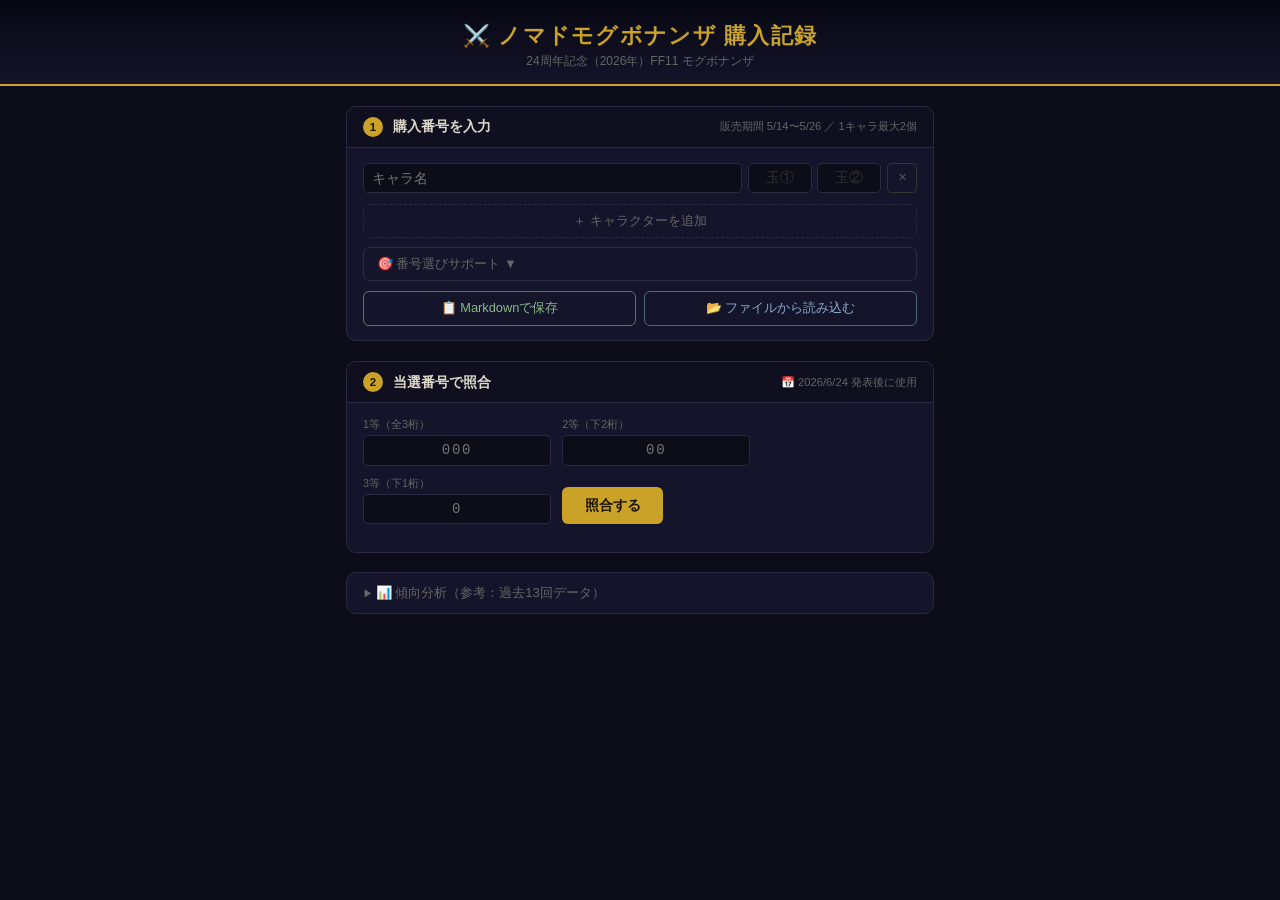
<file: tools/bonanza_simulator.html>
<!DOCTYPE html>
<html lang="ja">
<head>
  <meta charset="UTF-8">
  <meta name="viewport" content="width=device-width, initial-scale=1.0">
  <title>ノマドモグボナンザ 購入記録</title>
  <style>
    :root {
      --bg:    #0d0d1a;
      --bg2:   #14142a;
      --bg3:   #0f0f20;
      --brd:   #2a2a44;
      --gold:  #c9a227;
      --gldt:  #f0d060;
      --text:  #ddd8c8;
      --dim:   #666;
      --t1c:   #f0d060;
      --t2c:   #a8b8ff;
      --t3c:   #e0a8a8;
    }
    * { box-sizing: border-box; margin: 0; padding: 0; }
    body { background: var(--bg); color: var(--text); font-family: 'Segoe UI','Noto Sans JP',sans-serif; min-height: 100vh; }

    /* ─── ヘッダー ─── */
    header {
      text-align: center;
      padding: 1.3rem 1rem .9rem;
      background: linear-gradient(180deg, #070712 0%, #14142a 100%);
      border-bottom: 2px solid var(--gold);
    }
    header h1 { font-size: 1.35rem; color: var(--gold); letter-spacing: .06em; }
    header p  { font-size: .75rem; color: var(--dim); margin-top: .2rem; }

    /* ─── メインレイアウト ─── */
    .main { max-width: 620px; margin: 0 auto; padding: 1.2rem 1rem 3rem; display: flex; flex-direction: column; gap: 1.2rem; }

    /* ─── ステップカード ─── */
    .step-card { background: var(--bg2); border: 1px solid var(--brd); border-radius: 10px; overflow: hidden; }
    .step-head {
      display: flex; align-items: center; gap: .65rem;
      padding: .65rem 1rem; background: var(--bg3); border-bottom: 1px solid var(--brd);
    }
    .step-num {
      background: var(--gold); color: #1a1200;
      width: 20px; height: 20px; border-radius: 50%;
      font-size: .72rem; font-weight: bold;
      display: flex; align-items: center; justify-content: center; flex-shrink: 0;
    }
    .step-title { font-size: .9rem; font-weight: bold; }
    .step-sub   { font-size: .7rem; color: var(--dim); margin-left: auto; }
    .step-body  { padding: .9rem 1rem; }

    /* ─── キャラ行 ─── */
    .char-rows { display: flex; flex-direction: column; gap: .45rem; margin-bottom: .7rem; }
    .char-row {
      display: grid;
      grid-template-columns: 1fr 64px 64px 30px;
      gap: .35rem; align-items: center;
    }
    input[type="text"] {
      background: var(--bg); border: 1px solid var(--brd);
      border-radius: 5px; color: var(--text);
      padding: .38rem .5rem; font-size: .88rem;
      outline: none; width: 100%; transition: border-color .15s;
    }
    input[type="text"]:focus { border-color: var(--gold); }
    .mi {
      font-family: 'Courier New', monospace;
      font-size: .95rem; text-align: center;
      letter-spacing: .08em; color: var(--gldt);
    }
    .mi::placeholder { color: #333; letter-spacing: 0; }
    .mi.dup { border-color: #cc4444 !important; color: #ff8888; box-shadow: 0 0 6px rgba(200,60,60,.4); }
    .dup-warn {
      font-size: .73rem; color: #ff7777;
      background: rgba(180,40,40,.12); border: 1px solid #aa3333;
      border-radius: 5px; padding: .3rem .65rem; margin-bottom: .45rem;
    }
    .btn-rm {
      background: none; border: 1px solid #333; color: #555;
      border-radius: 4px; cursor: pointer; font-size: .7rem;
      height: 30px; transition: all .15s; padding: 0;
    }
    .btn-rm:hover { border-color: #884444; color: #cc6666; }

    /* ─── 共通ボタン群 ─── */
    .btn-add {
      background: none; border: 1px dashed var(--brd); color: var(--dim);
      border-radius: 6px; padding: .45rem; width: 100%;
      cursor: pointer; font-size: .82rem; transition: all .15s;
    }
    .btn-add:hover { border-color: var(--gold); color: var(--gold); }

    .btn-row { display: flex; gap: .5rem; margin-top: .65rem; }
    .btn-save, .btn-load {
      flex: 1; background: none; padding: .5rem .4rem;
      border-radius: 6px; cursor: pointer; font-size: .8rem;
      transition: all .15s; text-align: center;
    }
    .btn-save { border: 1px solid #5a7a5a; color: #88bb88; }
    .btn-save:hover { background: rgba(100,180,100,.1); }
    .btn-load { border: 1px solid #4a6a7a; color: #88aacc; display: block; }
    .btn-load:hover { background: rgba(100,150,200,.1); }

    /* ─── 当選番号入力 ─── */
    .win-row { display: flex; gap: .7rem; align-items: flex-end; flex-wrap: wrap; margin-bottom: .8rem; }
    .win-cell { display: flex; flex-direction: column; gap: .22rem; }
    .win-cell label { font-size: .67rem; color: var(--dim); }
    .wi {
      font-family: 'Courier New', monospace; font-size: 1.35rem;
      text-align: center; color: var(--gldt); letter-spacing: .12em;
      padding: .32rem .4rem; background: var(--bg);
      border: 2px solid var(--brd); border-radius: 6px;
      outline: none; transition: border-color .15s;
    }
    .wi:focus { border-color: var(--gold); }
    .wi3 { width: 78px; } .wi2 { width: 58px; } .wi1 { width: 40px; }
    .btn-verify {
      background: var(--gold); border: none; color: #1a1200;
      padding: .56rem 1.4rem; border-radius: 6px;
      cursor: pointer; font-size: .88rem; font-weight: bold;
      transition: all .15s; align-self: flex-end;
    }
    .btn-verify:hover { background: var(--gldt); }

    /* ─── 照合結果 ─── */
    .result-banner {
      background: #1a1a00; border: 1px solid var(--gold);
      border-radius: 7px; padding: .6rem 1rem;
      text-align: center; color: var(--gold);
      font-weight: bold; font-size: .9rem; margin-bottom: .6rem;
    }
    .result-table { width: 100%; border-collapse: collapse; font-size: .86rem; }
    .result-table th {
      background: var(--bg3); color: var(--dim); font-weight: normal;
      padding: .4rem .55rem; border-bottom: 1px solid var(--brd);
      font-size: .72rem; text-align: left;
    }
    .result-table td { padding: .42rem .55rem; border-bottom: 1px solid #1a1a2e; vertical-align: middle; }
    .result-table tr:last-child td { border-bottom: none; }
    .result-table td:first-child { color: var(--text); }
    .mc { font-family: 'Courier New', monospace; font-size: .9rem; }
    .r1 { color: var(--t1c); font-weight: bold; }
    .r2 { color: var(--t2c); font-weight: bold; }
    .r3 { color: var(--t3c); }
    .r4 { color: #3a3a55; }
    .tier-tag { font-size: .65rem; margin-left: .3rem; opacity: .8; }

    /* ─── 傾向分析（折りたたみ） ─── */
    details { background: var(--bg2); border: 1px solid var(--brd); border-radius: 10px; overflow: hidden; }
    details summary {
      padding: .7rem 1rem; cursor: pointer;
      font-size: .82rem; color: var(--dim);
      list-style: none; user-select: none; transition: color .15s;
    }
    details summary::-webkit-details-marker { display: none; }
    details summary::before { content: '▶  '; font-size: .6rem; }
    details[open] summary::before { content: '▼  '; }
    details summary:hover { color: var(--text); }
    .trend-inner { padding: 1rem; }

    /* 傾向分析内部スタイル */
    .trend-section { margin-bottom: 1.4rem; }
    .trend-section h2 { font-size: .85rem; color: var(--gold); margin-bottom: .65rem; }
    .history-table { width: 100%; border-collapse: collapse; font-size: .8rem; }
    .history-table th, .history-table td { border: 1px solid var(--brd); padding: .35rem .55rem; }
    .history-table th { background: var(--bg3); color: var(--dim); font-weight: normal; }
    .num-hl { font-family: 'Courier New', monospace; color: var(--gldt); font-weight: bold; }
    .heatmap { display: flex; flex-direction: column; gap: .35rem; }
    .heatmap-row { display: flex; align-items: center; gap: .35rem; }
    .heatmap-lbl { width: 44px; font-size: .68rem; color: var(--dim); flex-shrink: 0; }
    .heatmap-cells { display: flex; gap: .18rem; flex-wrap: wrap; }
    .hm-cell { width: 34px; height: 34px; border-radius: 4px; display: flex; flex-direction: column; align-items: center; justify-content: center; gap: 1px; }
    .hm-d { font-size: .85rem; font-weight: bold; }
    .hm-c { font-size: .52rem; opacity: .7; }
    .hm-0 { background: #111128; color: #444; }
    .hm-1 { background: #2a1f60; color: #9090d0; }
    .hm-2 { background: #6a4400; color: var(--gldt); }
    .badge { display: inline-block; padding: .13rem .45rem; border-radius: 4px; font-size: .75rem; margin: .1rem; }
    .badge.hot  { background: #3a2208; color: var(--gold); border: 1px solid var(--gold); }
    .badge.cold { background: #111128; color: #5060a0; border: 1px solid #2a2a50; }
    .insight-list { display: flex; flex-direction: column; gap: .45rem; }
    .insight-row { display: flex; gap: .7rem; align-items: baseline; background: #111128; border: 1px solid var(--brd); border-radius: 6px; padding: .45rem .7rem; }
    .insight-pos { font-size: .68rem; color: var(--dim); width: 68px; flex-shrink: 0; }
    .insight-body { font-size: .8rem; line-height: 1.5; }
    .insight-body em { color: var(--gold); font-style: normal; }
    .rec-box { display: flex; align-items: center; gap: .8rem; flex-wrap: wrap; margin-bottom: .6rem; }
    .rec-num { font-family: 'Courier New', monospace; font-size: 2rem; color: var(--gold); letter-spacing: .3em; }
    .btn-rec { background: none; border: 1px solid var(--gold); color: var(--gold); padding: .38rem .85rem; border-radius: 5px; cursor: pointer; font-size: .8rem; }
    .btn-rec:hover { background: rgba(201,162,39,.12); }
    .disclaimer { font-size: .7rem; color: var(--dim); line-height: 1.55; }
    .trend-ref-link { display: inline-flex; align-items: center; gap: .35rem; font-size: .75rem; color: #88aacc; text-decoration: none; border: 1px solid #4a6a7a; border-radius: 4px; padding: .28rem .6rem; transition: all .15s; }
    .trend-ref-link:hover { background: rgba(100,150,200,.1); color: #aaccee; }

    /* ─── 新回追加フォーム ─── */
    .add-hist-form { display: flex; gap: .4rem; flex-wrap: wrap; align-items: center; margin-bottom: .4rem; }
    .ah-inp { background: var(--bg); border: 1px solid var(--brd); border-radius: 5px; color: var(--text); padding: .35rem .5rem; font-size: .82rem; outline: none; transition: border-color .15s; }
    .ah-inp:focus { border-color: var(--gold); }
    .ah-wide  { flex: 1; min-width: 140px; }
    .ah-num   { width: 64px !important; font-family: 'Courier New', monospace; text-align: center; color: var(--gldt); flex-shrink: 0; }
    .ah-num2  { width: 52px !important; font-family: 'Courier New', monospace; text-align: center; color: var(--gldt); flex-shrink: 0; }
    .ah-num1  { width: 40px !important; font-family: 'Courier New', monospace; text-align: center; color: var(--gldt); flex-shrink: 0; }
    .btn-add-hist { background: none; border: 1px solid #5a7a5a; color: #88bb88; padding: .35rem .75rem; border-radius: 5px; cursor: pointer; font-size: .8rem; transition: all .15s; white-space: nowrap; }
    .btn-add-hist:hover { background: rgba(100,180,100,.1); }
    .add-hist-note { font-size: .68rem; color: var(--dim); }
    .toast { position: fixed; bottom: 1.2rem; left: 50%; transform: translateX(-50%); background: #1a2a1a; border: 1px solid #5a9a5a; color: #aaddaa; padding: .55rem 1.2rem; border-radius: 7px; font-size: .82rem; pointer-events: none; opacity: 0; transition: opacity .25s; z-index: 9999; white-space: nowrap; }
    .toast.show { opacity: 1; }

    /* ─── 番号選びサポートパネル ─── */
    .support-panel { margin: .55rem 0 0; }
    .support-toggle {
      width: 100%; background: none; border: 1px solid var(--brd);
      color: var(--dim); padding: .42rem .8rem; border-radius: 6px;
      cursor: pointer; font-size: .82rem; text-align: left; transition: all .15s;
    }
    .support-toggle:hover { border-color: var(--gold); color: var(--gold); }
    .support-body { background: var(--bg3); border: 1px solid var(--brd); border-top: none; border-radius: 0 0 6px 6px; padding: .75rem .85rem; }
    .support-section { margin-bottom: .75rem; }
    .support-section:last-child { margin-bottom: 0; }
    .support-hint { font-size: .7rem; color: var(--dim); margin-left: .5rem; }
    .btn-auto {
      background: none; border: 1px solid var(--gold); color: var(--gold);
      padding: .42rem 1rem; border-radius: 5px; cursor: pointer; font-size: .82rem;
      transition: all .15s;
    }
    .btn-auto:hover { background: rgba(201,162,39,.12); }

    /* ─── 手動ピッカー ─── */
    .picker-row { display: flex; align-items: center; gap: .45rem; margin-bottom: .4rem; }
    .picker-lbl { font-size: .68rem; color: var(--dim); width: 40px; flex-shrink: 0; }
    .picker-digits { display: flex; gap: .2rem; flex-wrap: wrap; }
    .pd-btn {
      width: 36px; height: 36px; border-radius: 4px; border: 1px solid #2a2a44;
      cursor: pointer; font-size: .82rem; font-weight: bold;
      display: flex; flex-direction: column; align-items: center; justify-content: center;
      transition: all .12s; font-family: 'Courier New', monospace;
    }
    .pd-btn small { font-size: .5rem; font-family: sans-serif; font-weight: normal; opacity: .6; }
    .pd-f0 { background: #111128; color: #444; }
    .pd-f1 { background: #1e1e40; color: #9090d0; }
    .pd-f2 { background: #3a2808; color: var(--gold); }
    .pd-f3 { background: #6a4400; color: var(--gldt); }
    .pd-btn.chosen { border-color: var(--gold); box-shadow: 0 0 8px rgba(201,162,39,.5); transform: scale(1.08); }
    .pd-btn:hover:not(.chosen) { border-color: #555; }

    .picker-preview-row { display: flex; align-items: center; gap: .5rem; margin-top: .5rem; padding-top: .5rem; border-top: 1px solid var(--brd); flex-wrap: wrap; }
    .picker-preview { font-family: 'Courier New', monospace; font-size: 1.5rem; color: var(--gold); letter-spacing: .25em; min-width: 80px; }
    .btn-apply-pick {
      background: var(--gold); border: none; color: #1a1200;
      padding: .38rem .9rem; border-radius: 5px; cursor: pointer; font-size: .8rem; font-weight: bold;
    }
    .btn-apply-pick:disabled { opacity: .35; cursor: not-allowed; }
    .btn-clear-pick {
      background: none; border: 1px solid #444; color: #666;
      padding: .35rem .7rem; border-radius: 5px; cursor: pointer; font-size: .75rem;
    }

    @media (max-width: 440px) {
      .char-row { grid-template-columns: 1fr 58px 58px 28px; }
      .win-row { gap: .45rem; }
      .wi3 { width: 68px; } .wi2 { width: 52px; } .wi1 { width: 36px; }
    }
  </style>
</head>
<body>

<div class="toast" id="toast"></div>

<header>
  <h1>⚔️ ノマドモグボナンザ 購入記録</h1>
  <p>24周年記念（2026年）FF11 モグボナンザ</p>
</header>

<div class="main">

  <!-- STEP 1: 購入番号を入力 -->
  <div class="step-card">
    <div class="step-head">
      <div class="step-num">1</div>
      <div class="step-title">購入番号を入力</div>
      <div class="step-sub">販売期間 5/14〜5/26 ／ 1キャラ最大2個</div>
    </div>
    <div class="step-body">
      <div class="char-rows" id="charList"></div>
      <div class="dup-warn" id="dupWarn" style="display:none">⚠️ 同じ番号が複数のキャラに入力されています</div>
      <button class="btn-add" onclick="addChar()">＋ キャラクターを追加</button>

      <!-- 番号選びサポート（折りたたみ） -->
      <div class="support-panel" id="supportPanel">
        <button class="support-toggle" onclick="toggleSupport()">
          🎯 番号選びサポート <span id="supportArrow">▼</span>
        </button>
        <div class="support-body" id="supportBody" style="display:none">
          <div class="support-section">
            <button class="btn-auto" onclick="autoFill()">✨ 傾向ランダムで自動生成</button>
            <span class="support-hint">過去13回の出現頻度を重みにランダム選択</span>
          </div>
          <div class="support-section">
            <div class="picker-rows" id="pickerRows"></div>
            <div class="picker-preview-row">
              <div class="picker-preview" id="pickerPreview">? ? ?</div>
              <button class="btn-apply-pick" onclick="applyPick()" id="btnApplyPick" disabled>この番号を使う</button>
              <button class="btn-clear-pick" onclick="clearPick()">クリア</button>
            </div>
          </div>
        </div>
      </div>

      <div class="btn-row">
        <button class="btn-save" onclick="exportMarkdown()">📋 Markdownで保存</button>
        <label class="btn-load" for="mdFileInput">📂 ファイルから読み込む</label>
        <input type="file" id="mdFileInput" accept=".md,.txt" onchange="importMarkdown(event)" style="display:none">
      </div>
    </div>
  </div>

  <!-- STEP 2: 当選番号で照合（6/24以降） -->
  <div class="step-card">
    <div class="step-head">
      <div class="step-num">2</div>
      <div class="step-title">当選番号で照合</div>
      <div class="step-sub">📅 2026/6/24 発表後に使用</div>
    </div>
    <div class="step-body">
      <div class="win-row">
        <div class="win-cell">
          <label>1等（全3桁）</label>
          <input type="text" id="win1" class="wi wi3" maxlength="3" placeholder="000" inputmode="numeric">
        </div>
        <div class="win-cell">
          <label>2等（下2桁）</label>
          <input type="text" id="win2" class="wi wi2" maxlength="2" placeholder="00" inputmode="numeric">
        </div>
        <div class="win-cell">
          <label>3等（下1桁）</label>
          <input type="text" id="win3" class="wi wi1" maxlength="1" placeholder="0" inputmode="numeric">
        </div>
        <button class="btn-verify" onclick="startVerify()">照合する</button>
      </div>
      <div id="resultSec"></div>
    </div>
  </div>

  <!-- 傾向分析（折りたたみ） -->
  <details>
    <summary>📊 傾向分析（参考：過去13回データ）</summary>
    <div class="trend-inner">
      <div id="trendBody"></div>
    </div>
  </details>

</div>

<script>
'use strict';

// ── 定数 ──────────────────────────────────────

const HISTORY = [
  { year:'第3回 新春2021',  first:'397', second:'79', third:'1' },
  { year:'第4回 早春2021',  first:'196', second:'37', third:'0' },
  { year:'第5回 19周年',    first:'596', second:'22', third:'4' },
  { year:'第6回 真夏2021',  first:'230', second:'44', third:'7' },
  { year:'第7回 新春2022',  first:'032', second:'88', third:'1' },
  { year:'第8回 20周年',    first:'854', second:'04', third:'7' },
  { year:'第9回 新春2023',  first:'109', second:'62', third:'9' },
  { year:'第10回 21周年',   first:'800', second:'71', third:'7' },
  { year:'第11回 新春2024', first:'594', second:'39', third:'5' },
  { year:'第12回 22周年',   first:'789', second:'77', third:'4' },
  { year:'第13回 新春2025', first:'635', second:'27', third:'1' },
  { year:'第14回 23周年',   first:'508', second:'08', third:'0' },
  { year:'第15回 新春2026', first:'021', second:'50', third:'9' },
];

// ── ユーティリティ ──────────────────────────────

function escHtml(s) {
  return s.replace(/&/g,'&amp;').replace(/</g,'&lt;').replace(/>/g,'&gt;').replace(/"/g,'&quot;');
}

// ── キャラ管理 ─────────────────────────────────

let uid = 0;

function addChar(name = '', m1 = '', m2 = '') {
  const id = uid++;
  const div = document.createElement('div');
  div.className = 'char-card char-row';
  div.id = `char-${id}`;
  div.innerHTML = `
    <input class="char-name-input" type="text" placeholder="キャラ名" value="${escHtml(name)}">
    <input class="marble-input mi" type="text" maxlength="3" placeholder="玉①" inputmode="numeric" value="${escHtml(m1)}">
    <input class="marble-input mi" type="text" maxlength="3" placeholder="玉②" inputmode="numeric" value="${escHtml(m2)}">
    <button class="btn-rm" onclick="removeChar(${id})">✕</button>`;
  div.querySelectorAll('.marble-input').forEach(el => {
    el.addEventListener('input', () => { el.value = el.value.replace(/\D/g,'').slice(0,3); checkDuplicates(); });
  });
  document.getElementById('charList').appendChild(div);
}

function removeChar(id) {
  const el = document.getElementById(`char-${id}`);
  if (el) { el.remove(); checkDuplicates(); }
}

// ── 等級判定 ────────────────────────────────────
// w1=1等3桁, w2=2等下2桁, w3=3等下1桁（独立した当選番号）

function checkTier(marble, w1, w2, w3) {
  const m = marble.padStart(3,'0');
  if (m === w1)          return 1;
  if (m.slice(1) === w2) return 2;
  if (m[2] === w3)       return 3;
  return 4;
}

// ── 照合 ────────────────────────────────────────

function startVerify() {
  const chars = document.querySelectorAll('.char-card');
  if (!chars.length) { alert('キャラクターを追加してください'); return; }

  const r1 = document.getElementById('win1').value.trim();
  const r2 = document.getElementById('win2').value.trim();
  const r3 = document.getElementById('win3').value.trim();
  if (!/^\d{1,3}$/.test(r1)) { alert('1等番号（全3桁）を入力してください'); return; }
  if (!/^\d{1,2}$/.test(r2)) { alert('2等番号（下2桁）を入力してください'); return; }
  if (!/^\d$/.test(r3))      { alert('3等番号（下1桁）を入力してください'); return; }

  showResults(r1.padStart(3,'0'), r2.padStart(2,'0'), r3);
}

function showResults(w1, w2, w3) {
  const sec = document.getElementById('resultSec');
  sec.innerHTML = '';
  let hits = 0;

  // キャラごとに1行
  const rows = [];
  document.querySelectorAll('.char-card').forEach(card => {
    const name = card.querySelector('.char-name-input').value.trim() || '名前なし';
    const [inp1, inp2] = card.querySelectorAll('.marble-input');
    const marbles = [inp1?.value.trim(), inp2?.value.trim()];
    rows.push({ name, marbles });
  });

  const tbody = rows.map(({ name, marbles }) => {
    const cells = marbles.map(v => {
      if (!v) return '<td class="r4">─</td>';
      const m    = v.padStart(3,'0');
      const tier = checkTier(m, w1, w2, w3);
      if (tier < 4) hits++;
      const cls  = ['','r1','r2','r3','r4'][tier];
      const label = ['','1等','2等','3等','─'][tier];
      const markedM = markedHtml(m, tier);
      return `<td class="${cls} mc">${markedM}<span class="tier-tag">${label}</span></td>`;
    }).join('');
    return `<tr><td>${escHtml(name)}</td>${cells}</tr>`;
  }).join('');

  sec.innerHTML = `
    <table class="result-table">
      <thead><tr><th>キャラ</th><th>玉①</th><th>玉②</th></tr></thead>
      <tbody>${tbody}</tbody>
    </table>`;

  if (hits > 0) {
    const banner = document.createElement('div');
    banner.className = 'result-banner';
    banner.textContent = `🎉 ${hits}個 当選しています！`;
    sec.prepend(banner);
  }
}

function markedHtml(marble, tier) {
  const m = marble.padStart(3,'0');
  if (tier === 1) return `<strong>${m}</strong>`;
  if (tier === 2) return `<span style="opacity:.4">${m[0]}</span><strong>${m.slice(1)}</strong>`;
  if (tier === 3) return `<span style="opacity:.4">${m.slice(0,2)}</span><strong>${m[2]}</strong>`;
  return `<span style="opacity:.35">${m}</span>`;
}

// ── Markdownエクスポート ────────────────────────

function exportMarkdown() {
  const now     = new Date();
  const dateStr = `${now.getFullYear()}/${String(now.getMonth()+1).padStart(2,'0')}/${String(now.getDate()).padStart(2,'0')}`;
  const timeStr = `${String(now.getHours()).padStart(2,'0')}:${String(now.getMinutes()).padStart(2,'0')}`;
  const fname   = `bonanza_${now.getFullYear()}${String(now.getMonth()+1).padStart(2,'0')}${String(now.getDate()).padStart(2,'0')}.md`;

  const chars = [];
  document.querySelectorAll('.char-card').forEach(card => {
    const name    = card.querySelector('.char-name-input').value.trim() || '（名前なし）';
    const inputs  = card.querySelectorAll('.marble-input');
    const marble1 = inputs[0]?.value.trim() ? inputs[0].value.trim().padStart(3,'0') : null;
    const marble2 = inputs[1]?.value.trim() ? inputs[1].value.trim().padStart(3,'0') : null;
    chars.push({ name, marble1, marble2 });
  });

  if (!chars.some(c => c.marble1 || c.marble2)) { alert('玉番号が入力されていません'); return; }

  const tableRows = chars.map(c =>
    `| ${c.name} | ${c.marble1 ? `\`${c.marble1}\`` : '─'} | ${c.marble2 ? `\`${c.marble2}\`` : '─'} |`
  ).join('\n');

  const freq    = digitFreq();
  const posLbl  = ['百の位','十の位','一の位'];
  const trendLines = freq.map((f, pi) => {
    const max = Math.max(...Object.values(f));
    const hot = Object.keys(f).filter(k => f[k] === max && max > 0);
    const pct = Math.round(max / HISTORY.length * 100);
    return `- ${posLbl[pi]}: \`${hot.join(' / ')}\` が最頻出（${max}/${HISTORY.length}回, ${pct}%）`;
  }).join('\n');

  const md = `# ノマドモグボナンザ 購入記録

**イベント:** 24周年記念ノマドモグボナンザ
**販売期間:** 2026/05/14 〜 05/26
**当選番号発表:** 2026/06/24
**エクスポート:** ${dateStr} ${timeStr}

---

## 購入番号

| キャラ | 玉① | 玉② |
|--------|------|------|
${tableRows}

---

## 傾向分析メモ（参考 / 全${HISTORY.length}回データ）

${trendLines}

> ⚠️ 傾向データはエンタメ目的です。抽選は真のランダムであり予測はできません。

---

## 過去の当選番号

| 回 | 1等（全3桁） | 2等（下2桁） | 3等（下1桁） |
|----|------------|------------|------------|
${HISTORY.map(h => `| ${h.year} | \`${h.first}\` | ${h.second} | ${h.third} |`).join('\n')}
`;

  const blob = new Blob([md], { type: 'text/markdown;charset=utf-8' });
  const url  = URL.createObjectURL(blob);
  const a    = document.createElement('a');
  a.href = url; a.download = fname; a.click();
  setTimeout(() => URL.revokeObjectURL(url), 1000);
}

// ── Markdownインポート ──────────────────────────

function importMarkdown(event) {
  const file = event.target.files[0];
  if (!file) return;
  event.target.value = '';
  const reader = new FileReader();
  reader.onload = e => parseAndLoadMarkdown(e.target.result);
  reader.readAsText(file, 'UTF-8');
}

function parseAndLoadMarkdown(text) {
  const section = text.match(/## 購入番号\n([\s\S]*?)(?:\n##|$)/);
  if (!section) { alert('購入番号セクションが見つかりませんでした'); return; }

  const rows = section[1]
    .split('\n')
    .filter(l => /^\|/.test(l) && !/^\|\s*[-|]+\s*$/.test(l) && !/キャラ/.test(l));

  if (!rows.length) { alert('購入番号が見つかりませんでした'); return; }

  document.getElementById('charList').innerHTML = '';
  rows.forEach(row => {
    const cells = row.split('|').map(c => c.trim()).filter(c => c.length);
    if (!cells.length) return;
    const name = cells[0] || '';
    const m1 = (cells[1] || '').replace(/`|─|—/g, '').trim();
    const m2 = (cells[2] || '').replace(/`|─|—/g, '').trim();
    addChar(name, /^\d+$/.test(m1) ? m1 : '', /^\d+$/.test(m2) ? m2 : '');
  });
  alert(`✅ ${rows.length}キャラのデータを読み込みました`);
}

// ── 傾向分析 ────────────────────────────────────

function digitFreq() {
  const freq = [{},{},{}];
  for (let d = 0; d <= 9; d++) [0,1,2].forEach(i => { freq[i][d] = 0; });
  HISTORY.forEach(h => {
    h.first.padStart(3,'0').split('').forEach((ch, i) => { freq[i][ch] = (freq[i][ch]||0) + 1; });
  });
  return freq;
}

// 傾向分析 details が開かれたときに1回だけビルド
let trendBuilt = false;
document.querySelector('details').addEventListener('toggle', function() {
  if (this.open && !trendBuilt) { buildTrend(); trendBuilt = true; }
});

function buildTrend() {
  const freq   = digitFreq();
  const posLbl = ['百の位','十の位','一の位'];
  const maxF   = Math.max(...freq.flatMap(f => Object.values(f)));
  const n      = HISTORY.length;

  const histRows = HISTORY.map(h =>
    `<tr><td>${h.year}</td><td><span class="num-hl">${h.first}</span></td><td>${h.second}</td><td>${h.third}</td></tr>`
  ).join('');

  const hmRows = freq.map((f, pi) => {
    const cells = Object.entries(f).map(([d, cnt]) => {
      const ratio = maxF > 0 ? cnt / maxF : 0;
      const cls   = ratio === 0 ? 'hm-0' : ratio <= .5 ? 'hm-1' : 'hm-2';
      return `<div class="hm-cell ${cls}"><span class="hm-d">${d}</span><span class="hm-c">${cnt}回</span></div>`;
    }).join('');
    return `<div class="heatmap-row"><span class="heatmap-lbl">${posLbl[pi]}</span><div class="heatmap-cells">${cells}</div></div>`;
  }).join('');

  const hcHtml = freq.map((f, pi) => {
    const max  = Math.max(...Object.values(f));
    const hot  = Object.keys(f).filter(k => f[k] === max && max > 0);
    const cold = Object.keys(f).filter(k => f[k] === 0);
    const coldDisp = cold.length > 5
      ? cold.slice(0,5).map(d=>`<span class="badge cold">❄ ${d}</span>`).join('') + `<span style="font-size:.7rem;color:var(--dim)"> 他${cold.length-5}個</span>`
      : cold.map(d=>`<span class="badge cold">❄ ${d}</span>`).join('');
    return `<div style="margin-bottom:.55rem">
      <span style="font-size:.75rem;color:var(--dim)">${posLbl[pi]}：</span>
      ${hot.map(d=>`<span class="badge hot">🔥 ${d}</span>`).join('')}
      ${coldDisp}
    </div>`;
  }).join('');

  const insightItems = [];
  freq.forEach((f, pi) => {
    const max = Math.max(...Object.values(f));
    const hot = Object.keys(f).filter(k => f[k] === max);
    const pct = Math.round(max / n * 100);
    if (max >= 2) {
      insightItems.push(`<div class="insight-row">
        <span class="insight-pos">${posLbl[pi]}</span>
        <span class="insight-body"><strong style="color:var(--gldt)">${hot.join(' / ')}</strong> が ${max}/${n}回 <em>(${pct}%)</em> — 理論値(10%)の約${(pct/10).toFixed(1)}倍</span>
      </div>`);
    }
  });
  const thirdFreq = {};
  for (let d=0; d<=9; d++) thirdFreq[d] = 0;
  HISTORY.forEach(h => { thirdFreq[h.third.slice(-1)]++; });
  const thirdMax = Math.max(...Object.values(thirdFreq));
  const thirdHot = Object.keys(thirdFreq).filter(k => thirdFreq[k] === thirdMax);
  insightItems.push(`<div class="insight-row">
    <span class="insight-pos">3等(一の位)</span>
    <span class="insight-body"><strong style="color:var(--t3c)">${thirdHot.join(' / ')}</strong> が各${thirdMax}回 — 下1桁の参考に</span>
  </div>`);

  document.getElementById('trendBody').innerHTML = `
    <div class="trend-section">
      <h2>📋 過去の当選番号</h2>
      <table class="history-table">
        <thead><tr><th>回</th><th>1等（全3桁）</th><th>2等（下2桁）</th><th>3等（下1桁）</th></tr></thead>
        <tbody>${histRows}</tbody>
      </table>
    </div>
    <div class="trend-section">
      <h2>🌡 桁別出現頻度（1等 全${n}回）</h2>
      <div class="heatmap">${hmRows}</div>
    </div>
    <div class="trend-section">
      <h2>🔥 ホット / ❄ コールド</h2>
      ${hcHtml}
    </div>
    <div class="trend-section">
      <h2>💡 インサイト</h2>
      <div class="insight-list">${insightItems.join('')}</div>
    </div>
    <div class="trend-section">
      <h2>🎯 傾向ベースのおすすめ番号</h2>
      <div class="rec-box">
        <span class="rec-num" id="recNum">─ ─ ─</span>
        <button class="btn-rec" onclick="genRec()">生成する</button>
        <a class="trend-ref-link" href="https://nazo.main.jp/games/ff11/mbnog5.html#data" target="_blank" rel="noopener">📖 nazo.main.jp で詳細分析</a>
      </div>
      <div class="disclaimer">⚠️ このデータはエンタメ目的です。ボナンザの抽選は真のランダムであり、過去の番号は次回の結果に一切影響しません。</div>
    </div>
    <div class="trend-section">
      <h2>➕ 新しい回のデータを追加</h2>
      <div class="add-hist-form">
        <input id="ahYear"  type="text" placeholder="例：第16回 24周年" class="ah-inp ah-wide">
        <input id="ahFirst" type="text" maxlength="3" placeholder="1等（3桁）" class="ah-inp ah-num" inputmode="numeric">
        <input id="ahSec"   type="text" maxlength="2" placeholder="2等（2桁）" class="ah-inp ah-num2" inputmode="numeric">
        <input id="ahThird" type="text" maxlength="1" placeholder="3等（1桁）" class="ah-inp ah-num1" inputmode="numeric">
        <button class="btn-add-hist" onclick="addHistory()">追加</button>
      </div>
      <p class="add-hist-note">追加したデータはページを閉じるとリセットされます（永続化はMarkdown保存を利用）</p>
    </div>`;
}

let _toastTimer;
function showToast(msg) {
  const t = document.getElementById('toast');
  t.textContent = msg;
  t.classList.add('show');
  clearTimeout(_toastTimer);
  _toastTimer = setTimeout(() => t.classList.remove('show'), 2500);
}

function addHistory() {
  const year  = document.getElementById('ahYear').value.trim();
  const first = document.getElementById('ahFirst').value.trim();
  const sec   = document.getElementById('ahSec').value.trim();
  const third = document.getElementById('ahThird').value.trim();
  if (!year)                    { showToast('⚠️ 回名を入力してください'); return; }
  if (!/^\d{1,3}$/.test(first)) { showToast('⚠️ 1等番号（3桁）を入力してください'); return; }
  if (!/^\d{1,2}$/.test(sec))   { showToast('⚠️ 2等番号（2桁）を入力してください'); return; }
  if (!/^\d$/.test(third))      { showToast('⚠️ 3等番号（1桁）を入力してください'); return; }
  HISTORY.push({ year, first: first.padStart(3,'0'), second: sec.padStart(2,'0'), third });
  // サポートパネルのピッカーが開いていれば再構築
  if (document.getElementById('pickerRows').hasChildNodes()) buildPickerUI();
  // 傾向分析を再描画
  trendBuilt = false;
  buildTrend();
  // 入力クリア
  ['ahYear','ahFirst','ahSec','ahThird'].forEach(id => { document.getElementById(id).value = ''; });
  showToast(`✅ 「${year}」を追加しました（合計 ${HISTORY.length} 回）`);
}

function genRec() {
  const freq = digitFreq();
  const rec  = freq.map(f => {
    const max = Math.max(...Object.values(f));
    const hot = Object.keys(f).filter(k => f[k] === max);
    return hot[Math.floor(Math.random() * hot.length)];
  }).join('');
  document.getElementById('recNum').textContent = rec.split('').join(' ');
}

// ── 番号選びサポート ─────────────────────────────

function weightedRandom(freq) {
  const entries = Object.entries(freq);
  const total   = entries.reduce((s, [, v]) => s + v + 0.5, 0);
  let r = Math.random() * total;
  for (const [d, cnt] of entries) {
    r -= (cnt + 0.5);
    if (r <= 0) return d;
  }
  return entries[entries.length - 1][0];
}

function fillNextMarble(num) {
  const inputs = document.querySelectorAll('.marble-input');
  for (const inp of inputs) {
    if (!inp.value.trim()) {
      inp.value = num;
      flash(inp);
      checkDuplicates();
      return;
    }
  }
  const last = inputs[inputs.length - 1];
  if (last) { last.value = num; flash(last); checkDuplicates(); }
}

function checkDuplicates() {
  const inputs = [...document.querySelectorAll('.marble-input')];
  const filled = inputs.map(inp => {
    const v = inp.value.trim();
    return v ? v.padStart(3, '0') : '';
  });
  let hasDup = false;
  inputs.forEach((inp, i) => {
    if (!filled[i]) { inp.classList.remove('dup'); return; }
    const isDup = filled.some((v, j) => j !== i && v === filled[i]);
    inp.classList.toggle('dup', isDup);
    if (isDup) hasDup = true;
  });
  document.getElementById('dupWarn').style.display = hasDup ? 'block' : 'none';
}

function flash(el) {
  el.style.transition = 'box-shadow .3s';
  el.style.boxShadow  = '0 0 10px rgba(201,162,39,.8)';
  setTimeout(() => { el.style.boxShadow = ''; }, 700);
}

function autoFill() {
  const freq = digitFreq();
  const num  = freq.map(f => weightedRandom(f)).join('');
  fillNextMarble(num);
}

// ── 手動ピッカー ─────────────────────────────────

const pickerSel = [null, null, null];

function toggleSupport() {
  const body  = document.getElementById('supportBody');
  const arrow = document.getElementById('supportArrow');
  const open  = body.style.display !== 'none';
  body.style.display = open ? 'none' : 'block';
  arrow.textContent  = open ? '▼' : '▲';
  if (!open && !document.getElementById('pickerRows').hasChildNodes()) buildPickerUI();
}

function buildPickerUI() {
  const freq    = digitFreq();
  const posLbls = ['百の位', '十の位', '一の位'];

  document.getElementById('pickerRows').innerHTML = posLbls.map((lbl, pi) => {
    const sorted = Object.entries(freq[pi]).sort((a, b) => b[1] - a[1] || +a[0] - +b[0]);
    const btns = sorted.map(([d, cnt]) => {
      const lvl = cnt === 0 ? 0 : cnt <= 1 ? 1 : cnt <= 2 ? 2 : 3;
      return `<button class="pd-btn pd-f${lvl}" data-pos="${pi}" data-d="${d}"
                onclick="pickDigit(${pi},'${d}')">${d}<small>${cnt}回</small></button>`;
    }).join('');
    return `<div class="picker-row"><span class="picker-lbl">${lbl}</span><div class="picker-digits" id="pdr${pi}">${btns}</div></div>`;
  }).join('');
}

function pickDigit(pos, d) {
  pickerSel[pos] = pickerSel[pos] === d ? null : d;
  document.querySelectorAll(`#pdr${pos} .pd-btn`).forEach(b =>
    b.classList.toggle('chosen', b.dataset.d === pickerSel[pos]));
  updatePickerPreview();
}

function updatePickerPreview() {
  const txt = pickerSel.map(v => v !== null ? v : '?').join(' ');
  document.getElementById('pickerPreview').textContent = txt;
  document.getElementById('btnApplyPick').disabled = pickerSel.every(v => v === null);
}

function applyPick() {
  const num = pickerSel.map(v => v !== null ? v : String(Math.floor(Math.random() * 10))).join('');
  fillNextMarble(num);
}

function clearPick() {
  pickerSel.fill(null);
  document.querySelectorAll('.pd-btn').forEach(b => b.classList.remove('chosen'));
  updatePickerPreview();
  document.getElementById('btnApplyPick').disabled = true;
}

// ── 初期化 ──────────────────────────────────────
addChar();
</script>
</body>
</html>
</file>
<file: ff11-weekly-tool/style.css>
/* ─────────────────────────────────────────────────
   ff11-weekly-tool / style.css
   v2.html の CSS を移植 + フォーム・スプリットレイアウト追加
───────────────────────────────────────────────── */

@import url('https://fonts.googleapis.com/css2?family=Noto+Sans+JP:wght@400;500;700;900&family=Share+Tech+Mono&display=swap');

:root {
  --bg: #0e1016;
  --surface: #161a24;
  --surface2: #1e2232;
  --border: #272d42;
  --border-soft: #1e2338;
  --accent: #c8a96e;
  --accent2: #6eb4d4;
  --accent3: #9de88a;
  --text: #cdd3e8;
  --text-muted: #5a6280;
  --text-dim: #3a4060;
  --green: #4ec87a;
  --yellow: #e8c050;
  --red: #e05a5a;
  --fixed-bg: #13161e;
  --fixed-text: #3e4560;
  --variable-bg: #191e2e;
}

* { margin: 0; padding: 0; box-sizing: border-box; }

html, body {
  height: 100%;
}

body {
  background: var(--bg);
  color: var(--text);
  font-family: 'Noto Sans JP', sans-serif;
  font-size: 13px;
  line-height: 1.7;
  display: flex;
  flex-direction: column;
}

/* ── ヘッダーバー ── */
.header-bar {
  display: flex;
  align-items: center;
  gap: 14px;
  padding: 10px 20px;
  background: var(--surface);
  border-bottom: 1px solid var(--border);
  flex-shrink: 0;
  position: sticky;
  top: 0;
  z-index: 100;
}
.header-logo {
  font-family: 'Share Tech Mono', monospace;
  font-size: 11px;
  color: var(--accent);
  letter-spacing: 3px;
  border: 1px solid rgba(200,169,110,0.35);
  padding: 4px 10px;
  white-space: nowrap;
}
.header-sep { flex: 1; height: 1px; background: var(--border); }
.header-week {
  font-family: 'Share Tech Mono', monospace;
  font-size: 10px;
  color: var(--text-muted);
  letter-spacing: 2px;
}
.header-actions { display: flex; gap: 8px; }
.hdr-btn {
  background: var(--surface2);
  border: 1px solid var(--border);
  color: var(--text-muted);
  font-family: 'Noto Sans JP', sans-serif;
  font-size: 11px;
  padding: 5px 12px;
  cursor: pointer;
  transition: all .15s;
  letter-spacing: .3px;
}
.hdr-btn:hover { border-color: var(--accent); color: var(--accent); background: rgba(200,169,110,.06); }
.hdr-btn.primary { border-color: var(--accent); color: var(--accent); }
.hdr-btn.primary:hover { background: rgba(200,169,110,.12); }
.hdr-btn.ok { border-color: var(--green) !important; color: var(--green) !important; }

/* ── スプリットレイアウト ── */
.split-layout {
  display: grid;
  grid-template-columns: 420px 1fr;
  flex: 1;
  min-height: 0;
  overflow: hidden;
}

/* ── フォームパネル（左） ── */
.form-panel {
  overflow-y: auto;
  border-right: 1px solid var(--border);
  padding: 20px 18px 120px;
  background: var(--bg);
}
.form-sec {
  margin-bottom: 26px;
}
.form-sec-hdr {
  display: flex;
  align-items: center;
  gap: 8px;
  margin-bottom: 12px;
}
.form-sec-num {
  font-family: 'Share Tech Mono', monospace;
  font-size: 9px;
  background: var(--accent);
  color: var(--bg);
  padding: 2px 7px;
  letter-spacing: 1px;
  font-weight: 700;
}
.form-sec-title {
  font-size: 12px;
  font-weight: 700;
  color: #fff;
  letter-spacing: 0.5px;
}
.form-sec-rule { flex: 1; height: 1px; background: linear-gradient(90deg, var(--border), transparent); }

/* フォーム入力共通 */
input[type="text"],
input[type="number"],
textarea,
select {
  background: var(--surface);
  border: 1px solid var(--border);
  color: var(--text);
  font-family: 'Noto Sans JP', sans-serif;
  font-size: 12px;
  padding: 5px 8px;
  width: 100%;
  outline: none;
  transition: border-color .15s;
  -webkit-appearance: none;
  border-radius: 0;
}
input[type="text"]:focus,
input[type="number"]:focus,
textarea:focus,
select:focus { border-color: var(--accent); }
input::placeholder, textarea::placeholder { color: var(--text-dim); }
select option { background: var(--surface2); }

textarea { resize: vertical; min-height: 48px; line-height: 1.5; }

/* タイトル・総評 */
.form-title-area { display: flex; flex-direction: column; gap: 8px; }
.form-title-area label { font-size: 10px; color: var(--text-muted); letter-spacing: 1px; }

/* KPI テーブル形式フォーム */
.form-table { width: 100%; border-collapse: collapse; font-size: 11px; }
.form-table th {
  background: var(--surface2);
  color: var(--accent);
  font-size: 10px;
  font-weight: 700;
  letter-spacing: 1px;
  padding: 5px 6px;
  text-align: left;
  border: 1px solid var(--border);
  white-space: nowrap;
}
.form-table td {
  padding: 3px 4px;
  border: 1px solid var(--border-soft);
  vertical-align: middle;
}
.form-table tr.fix-row td { background: var(--fixed-bg); }
.form-table tr.fix-row td input,
.form-table tr.fix-row td select {
  background: var(--fixed-bg);
  color: var(--fixed-text);
  border-color: var(--border-soft);
}
.form-table td .row-label {
  font-size: 11px;
  color: var(--text-muted);
  padding: 0 4px;
  white-space: nowrap;
}
.form-table tr.fix-row td .row-label { color: var(--text-dim); }
.form-table td .fixed-value {
  font-size: 11px;
  color: var(--fixed-text);
  padding: 0 4px;
}

/* 稼働ログフォーム */
.log-row {
  display: grid;
  grid-template-columns: 24px 56px 80px 1fr;
  gap: 4px;
  align-items: center;
  margin-bottom: 4px;
}
.log-row.fix-row .log-day { color: var(--text-dim); }
.log-row.fix-row input { background: var(--fixed-bg); color: var(--fixed-text); border-color: var(--border-soft); }
.log-day {
  font-family: 'Share Tech Mono', monospace;
  font-size: 12px;
  color: var(--accent2);
  text-align: center;
}
.log-fixed-label {
  font-size: 10px;
  color: var(--fixed-text);
  grid-column: 3 / 5;
  padding: 5px 8px;
  background: var(--fixed-bg);
  border: 1px solid var(--border-soft);
}
input[type="number"] { -moz-appearance: textfield; }
input[type="number"]::-webkit-inner-spin-button { display: none; }

/* KPT フォーム */
.kpt-form-row {
  display: grid;
  grid-template-columns: 78px 1fr 1fr;
  gap: 4px;
  margin-bottom: 5px;
  align-items: start;
}
.kpt-form-lbl {
  display: flex;
  flex-direction: column;
  padding: 6px 8px;
  background: var(--surface2);
  border: 1px solid var(--border);
  align-self: stretch;
}
.kpt-form-type { font-family: 'Share Tech Mono', monospace; font-size: 12px; font-weight: 700; }
.kpt-form-type.k { color: var(--green); }
.kpt-form-type.p { color: var(--red); }
.kpt-form-type.t { color: var(--accent2); }
.kpt-form-sub { font-size: 9px; color: var(--text-dim); margin-top: 2px; }

/* 来週の目標フォーム */
.goal-form-row { display: flex; align-items: center; gap: 6px; margin-bottom: 5px; }
.goal-form-row::before { content: '▶'; font-size: 8px; color: var(--accent); flex-shrink: 0; }

/* ── プレビューパネル（右）── */
.preview-panel {
  overflow-y: auto;
  background: var(--bg);
}
.preview-inner {
  max-width: 820px;
  padding: 28px 24px 120px;
}

/* ── 以下 v2.html の CSS をそのまま移植 ── */

/* HEADER */
.hdr {
  display: flex;
  align-items: center;
  gap: 14px;
  margin-bottom: 32px;
  padding-bottom: 14px;
  border-bottom: 1px solid var(--border);
}
.hdr-logo {
  font-family: 'Share Tech Mono', monospace;
  font-size: 10px;
  color: var(--accent);
  letter-spacing: 3px;
  border: 1px solid rgba(200,169,110,0.35);
  padding: 4px 10px;
  white-space: nowrap;
}
.hdr-line { flex: 1; height: 1px; background: var(--border); }
.hdr-week {
  font-family: 'Share Tech Mono', monospace;
  font-size: 10px;
  color: var(--text-muted);
  letter-spacing: 2px;
}

/* TITLE AREA */
.title-area { margin-bottom: 28px; }
.eyebrow {
  font-family: 'Share Tech Mono', monospace;
  font-size: 10px;
  color: var(--accent2);
  letter-spacing: 3px;
  margin-bottom: 10px;
  display: flex;
  align-items: center;
  gap: 8px;
}
.eyebrow::before { content: ''; display: block; width: 20px; height: 1px; background: var(--accent2); }
.main-title {
  font-size: 20px;
  font-weight: 900;
  color: #fff;
  line-height: 1.45;
  margin-bottom: 14px;
}
.main-title .hi { color: var(--accent); }
.summary-box {
  background: var(--surface);
  border-left: 3px solid var(--accent);
  padding: 11px 16px;
  color: var(--text-muted);
  font-size: 12px;
  font-style: italic;
}
.meta-row {
  display: flex;
  gap: 18px;
  margin-top: 10px;
  font-size: 11px;
  color: var(--text-muted);
  flex-wrap: wrap;
}

/* SECTION */
.sec { margin-bottom: 38px; }
.sec-hdr { display: flex; align-items: center; gap: 10px; margin-bottom: 14px; }
.sec-num {
  font-family: 'Share Tech Mono', monospace;
  font-size: 9px;
  background: var(--accent);
  color: var(--bg);
  padding: 2px 7px;
  letter-spacing: 1px;
  font-weight: 700;
}
.sec-title { font-size: 14px; font-weight: 700; color: #fff; letter-spacing: 0.8px; }
.sec-rule { flex: 1; height: 1px; background: linear-gradient(90deg, var(--border), transparent); }

/* LEGEND */
.legend { display: flex; gap: 12px; margin-bottom: 10px; flex-wrap: wrap; }
.legend-item { display: flex; align-items: center; gap: 5px; font-size: 10px; color: var(--text-muted); }
.dot-var { width: 8px; height: 8px; background: var(--accent); border-radius: 1px; }
.dot-fix { width: 8px; height: 8px; background: var(--text-dim); border-radius: 1px; }

/* TABLE */
table { width: 100%; border-collapse: collapse; font-size: 12px; }
th {
  background: var(--surface2);
  color: var(--accent);
  font-size: 10px;
  font-weight: 700;
  letter-spacing: 1px;
  padding: 7px 12px;
  text-align: left;
  border: 1px solid var(--border);
}
td { padding: 7px 12px; border: 1px solid var(--border-soft); vertical-align: middle; }

tr.var td { background: var(--variable-bg); color: var(--text); }
tr.var:hover td { background: #1c2236; }
tr.fix td { background: var(--fixed-bg); color: var(--fixed-text); font-size: 11px; }
tr.fix td.fix-label { color: var(--text-dim); }

td.write { color: var(--text); }
td.no-write { color: var(--text-muted); font-size: 11px; }

/* BADGES */
.bdg { display: inline-block; padding: 1px 7px; font-size: 10px; font-weight: 700; border-radius: 1px; }
.bdg-g { background: rgba(78,200,122,.15); color: var(--green); border: 1px solid rgba(78,200,122,.3); }
.bdg-y { background: rgba(232,192,80,.15); color: var(--yellow); border: 1px solid rgba(232,192,80,.3); }
.bdg-r { background: rgba(224,90,90,.15); color: var(--red); border: 1px solid rgba(224,90,90,.3); }
.bdg-na { background: rgba(90,98,128,.1); color: var(--text-dim); border: 1px solid var(--border); }

.stag { font-size: 10px; padding: 1px 7px; border: 1px solid var(--border); color: var(--text-muted); white-space: nowrap; }
.stag-fix { border-color: rgba(110,180,212,.25); color: rgba(110,180,212,.4); }
.stag-solo { border-color: rgba(200,169,110,.25); color: rgba(200,169,110,.5); }

/* PLAY TOTAL */
.play-total { display: flex; align-items: baseline; gap: 6px; margin-bottom: 12px; }
.play-total .lbl { font-size: 11px; color: var(--text-muted); }
.play-total .val { font-family: 'Share Tech Mono', monospace; font-size: 22px; font-weight: 700; color: var(--accent); }
.play-total .unit { font-size: 11px; color: var(--text-muted); }

.fix-notice { display: inline-flex; align-items: center; gap: 5px; font-size: 10px; color: var(--text-dim); border: 1px solid var(--border-soft); padding: 2px 8px; margin-bottom: 10px; }

/* KPT */
.kpt-wrap { display: flex; flex-direction: column; gap: 8px; }
.kpt-row {
  display: grid;
  grid-template-columns: 100px 1fr 190px;
  border: 1px solid var(--border);
  min-height: 44px;
}
.kpt-lbl {
  background: var(--surface2);
  border-right: 1px solid var(--border);
  padding: 10px 14px;
  display: flex;
  flex-direction: column;
  justify-content: center;
}
.kpt-type { font-family: 'Share Tech Mono', monospace; font-size: 13px; font-weight: 700; }
.kpt-type.k { color: var(--green); }
.kpt-type.p { color: var(--red); }
.kpt-type.t { color: var(--accent2); }
.kpt-sub { font-size: 10px; color: var(--text-dim); margin-top: 2px; }
.kpt-body { padding: 10px 14px; font-size: 12px; color: var(--text); display: flex; align-items: center; }
.kpt-body.dim { color: var(--text-muted); opacity: 0.45; font-style: italic; }
.kpt-act { border-left: 1px solid var(--border); padding: 10px 14px; font-size: 11px; color: var(--text-muted); display: flex; align-items: center; gap: 5px; }
.kpt-act .arr { color: var(--accent); }
.kpt-act.dim { opacity: 0.4; }

/* GOAL BOX */
.goal-box { margin-top: 18px; border: 1px solid var(--accent); background: rgba(200,169,110,.04); padding: 14px 18px; }
.goal-ttl { font-family: 'Share Tech Mono', monospace; font-size: 10px; color: var(--accent); letter-spacing: 2px; margin-bottom: 10px; }
.goal-list { list-style: none; display: flex; flex-direction: column; gap: 6px; }
.goal-list li { font-size: 13px; display: flex; align-items: baseline; gap: 8px; }
.goal-list li::before { content: '▶'; font-size: 8px; color: var(--accent); flex-shrink: 0; }
.goal-list li.dim { color: var(--text-muted); opacity: 0.45; font-style: italic; }

/* FOOTER */
.art-footer { margin-top: 36px; padding-top: 18px; border-top: 1px solid var(--border); display: flex; flex-direction: column; gap: 10px; }
.thanks { font-size: 13px; color: var(--text-muted); }
.tags { display: flex; flex-wrap: wrap; gap: 6px; }
.tag { font-size: 10px; padding: 2px 9px; border: 1px solid var(--border); color: var(--text-dim); letter-spacing: 1px; }

/* COPY PANEL（右下固定） */
.copy-panel {
  position: fixed;
  bottom: 20px;
  right: 20px;
  background: var(--surface2);
  border: 1px solid var(--border);
  padding: 14px 18px;
  z-index: 200;
  box-shadow: 0 8px 32px rgba(0,0,0,.6);
  min-width: 210px;
}
.cp-title { font-family: 'Share Tech Mono', monospace; font-size: 9px; color: var(--accent); letter-spacing: 2px; margin-bottom: 10px; }
.cp-btns { display: flex; flex-direction: column; gap: 6px; }
.cp-btn {
  background: var(--surface);
  border: 1px solid var(--border);
  color: var(--text);
  font-family: 'Noto Sans JP', sans-serif;
  font-size: 11px;
  padding: 7px 12px;
  cursor: pointer;
  text-align: left;
  transition: all .15s;
  letter-spacing: .3px;
}
.cp-btn:hover { border-color: var(--accent); color: var(--accent); background: rgba(200,169,110,.06); }
.cp-btn.ok { border-color: var(--green) !important; color: var(--green) !important; }

/* diff / fix バッジ */
.diff-badge { display: inline-block; font-size: 9px; padding: 1px 5px; background: rgba(200,169,110,.15); color: var(--accent); border: 1px solid rgba(200,169,110,.3); letter-spacing: 1px; vertical-align: middle; margin-left: 4px; }
.fix-badge { display: inline-block; font-size: 9px; padding: 1px 5px; background: rgba(60,70,100,.3); color: var(--text-dim); border: 1px solid var(--border-soft); letter-spacing: 1px; vertical-align: middle; margin-left: 4px; }

/* ── モーダル ── */
.modal-overlay {
  display: none;
  position: fixed;
  inset: 0;
  background: rgba(0,0,0,.7);
  z-index: 300;
  align-items: center;
  justify-content: center;
}
.modal-overlay.open { display: flex; }
.modal-box {
  background: var(--surface);
  border: 1px solid var(--border);
  padding: 24px;
  min-width: 360px;
  max-width: 480px;
  max-height: 70vh;
  display: flex;
  flex-direction: column;
  gap: 14px;
  box-shadow: 0 16px 48px rgba(0,0,0,.7);
}
.modal-title { font-family: 'Share Tech Mono', monospace; font-size: 10px; color: var(--accent); letter-spacing: 2px; }
.modal-list { overflow-y: auto; display: flex; flex-direction: column; gap: 4px; flex: 1; }
.modal-item {
  display: flex;
  align-items: center;
  justify-content: space-between;
  padding: 8px 12px;
  background: var(--surface2);
  border: 1px solid var(--border-soft);
  cursor: pointer;
  transition: all .15s;
  gap: 8px;
}
.modal-item:hover { border-color: var(--accent); }
.modal-item-title { font-size: 12px; color: var(--text); flex: 1; }
.modal-item-meta { font-family: 'Share Tech Mono', monospace; font-size: 10px; color: var(--text-muted); white-space: nowrap; }
.modal-item-del { background: none; border: none; color: var(--text-dim); cursor: pointer; font-size: 14px; padding: 0 4px; transition: color .15s; }
.modal-item-del:hover { color: var(--red); }
.modal-empty { font-size: 12px; color: var(--text-muted); padding: 16px; text-align: center; font-style: italic; }
.modal-actions { display: flex; gap: 8px; justify-content: flex-end; }
.modal-close-btn {
  background: var(--surface2);
  border: 1px solid var(--border);
  color: var(--text-muted);
  font-family: 'Noto Sans JP', sans-serif;
  font-size: 11px;
  padding: 6px 14px;
  cursor: pointer;
  transition: all .15s;
}
.modal-close-btn:hover { border-color: var(--accent); color: var(--accent); }

/* ── セクション個別印刷ボタン ── */
.sec-print-btn {
  background: none;
  border: 1px solid var(--border);
  color: var(--text-dim);
  font-size: 11px;
  padding: 2px 7px;
  cursor: pointer;
  transition: all .15s;
  flex-shrink: 0;
}
.sec-print-btn:hover { border-color: var(--accent); color: var(--accent); background: rgba(200,169,110,.06); }

/* ── 印刷／PDF出力 ── */
@media print {
  /* 背景色・背景画像を強制出力 */
  * { -webkit-print-color-adjust: exact !important; print-color-adjust: exact !important; }

  /* 非表示にする要素 */
  .header-bar,
  .form-panel,
  .copy-panel,
  .modal-overlay { display: none !important; }

  /* スプリットレイアウトを解除してプレビューを全幅に */
  html, body { height: auto; overflow: visible; }
  .split-layout { display: block; }
  .preview-panel { overflow: visible; height: auto; }
  .preview-inner { max-width: 100%; padding: 20px 24px; }

  /* セクション個別印刷ボタンは非表示 */
  .sec-print-btn { display: none !important; }

  /* KPI単独 */
  body.print-kpi .title-area,
  body.print-kpi .sec-log,
  body.print-kpi .sec-kpt,
  body.print-kpi .art-footer { display: none !important; }

  /* 稼働ログ単独 */
  body.print-log .title-area,
  body.print-log .sec-kpi,
  body.print-log .sec-kpt,
  body.print-log .art-footer { display: none !important; }

  /* KPT単独 */
  body.print-kpt .title-area,
  body.print-kpt .sec-kpi,
  body.print-kpt .sec-log,
  body.print-kpt .art-footer { display: none !important; }
}
</file>
